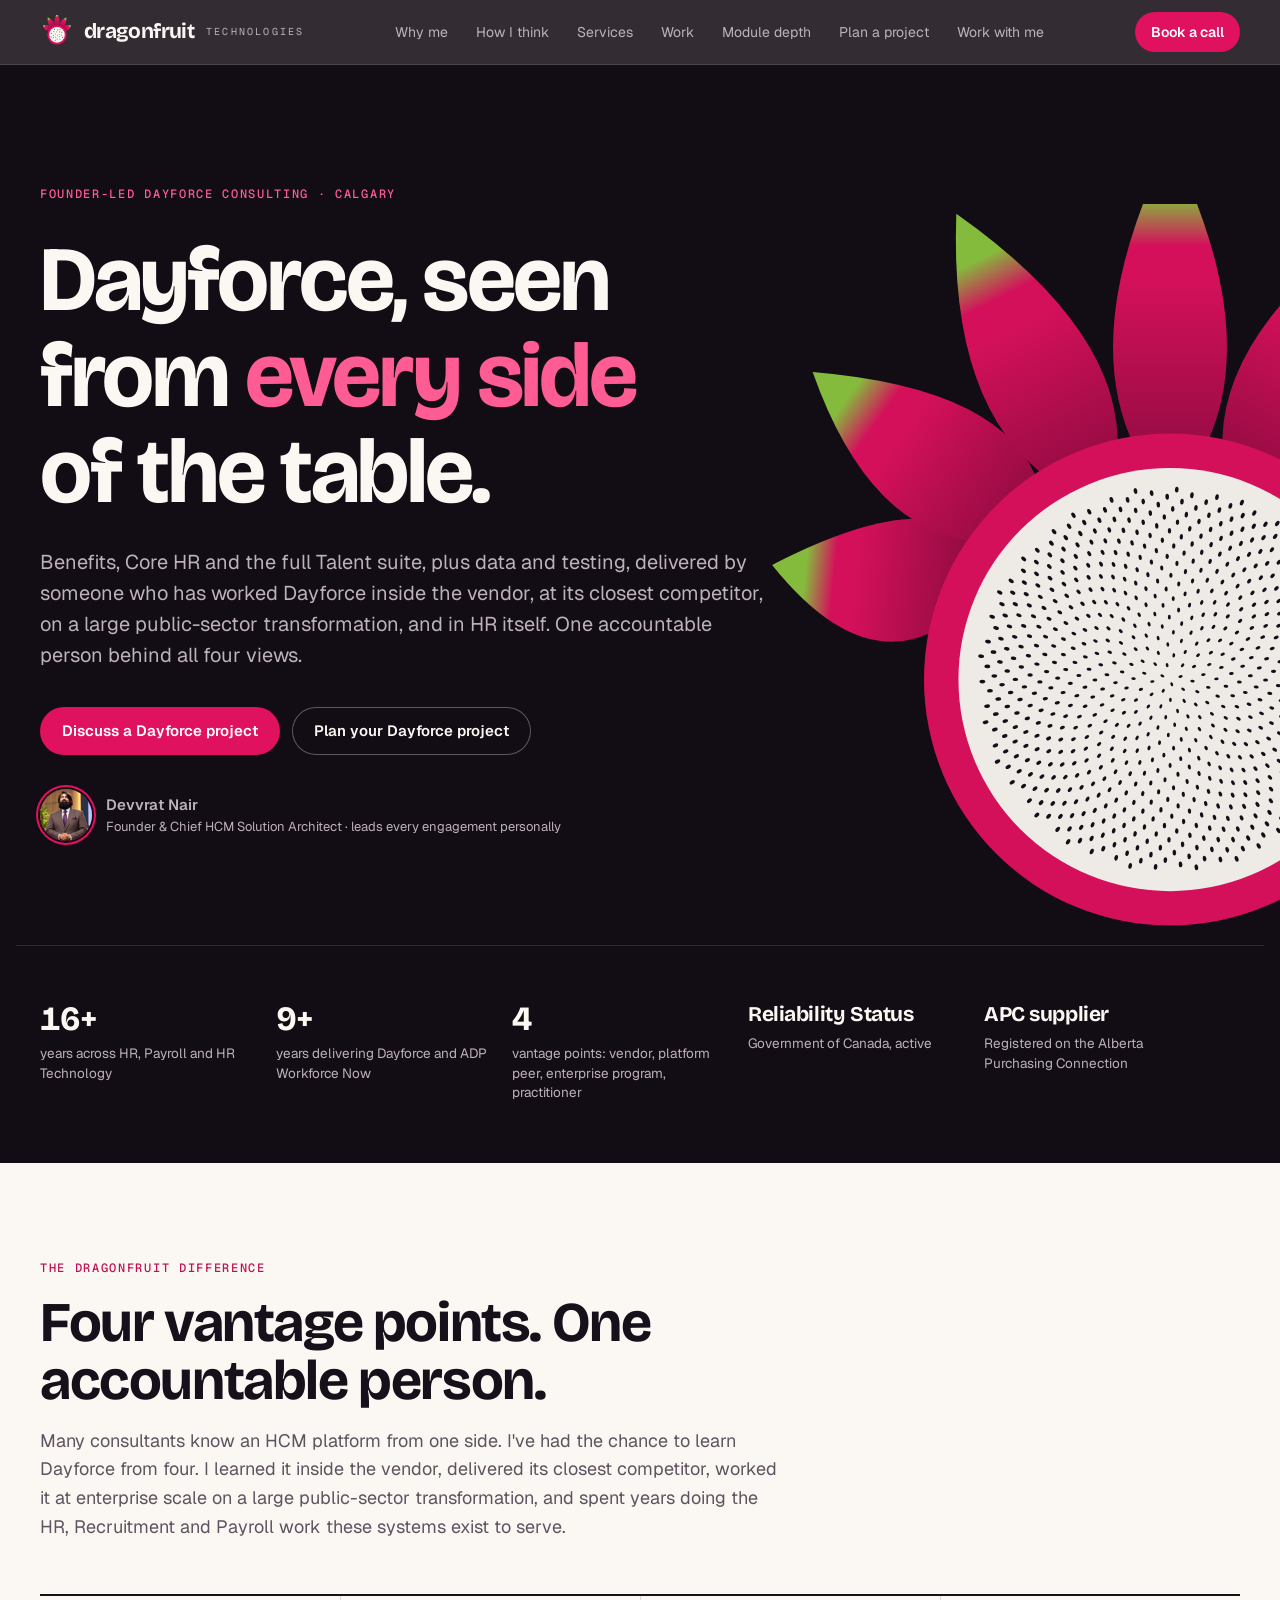
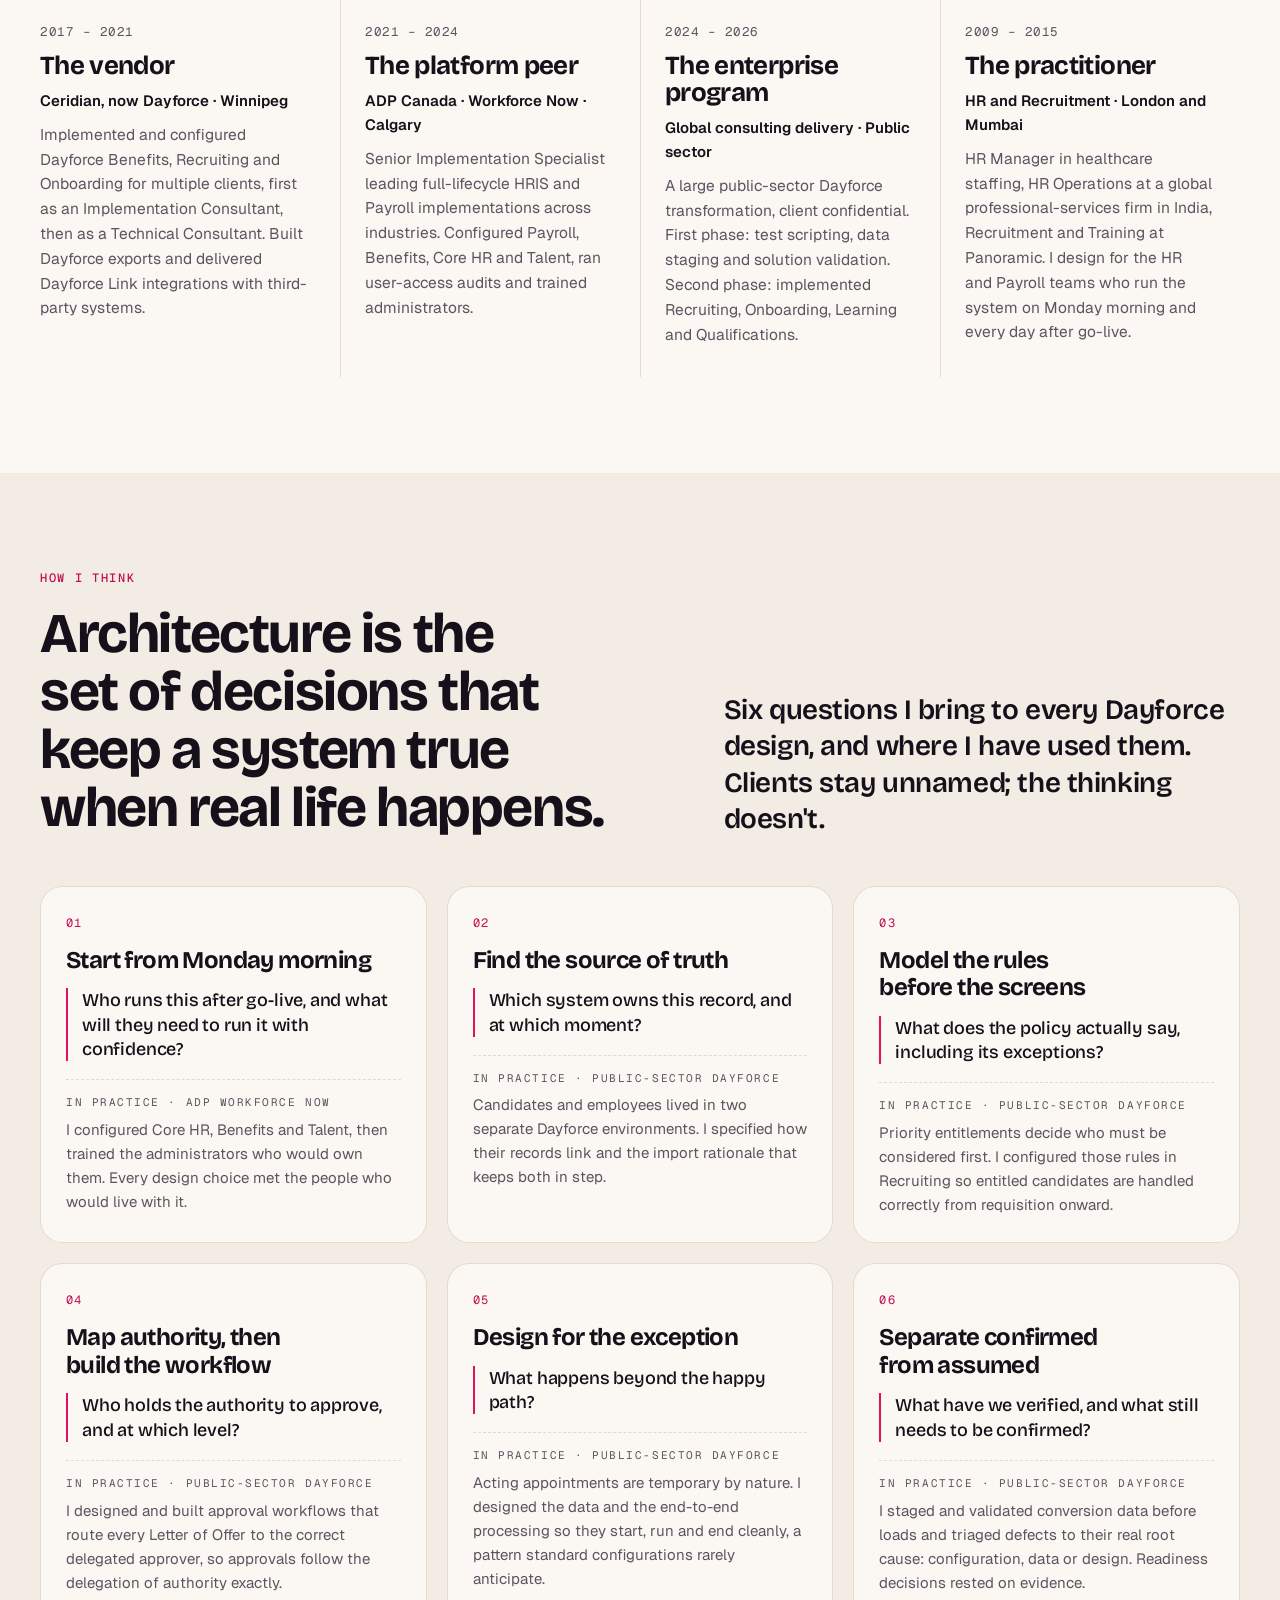
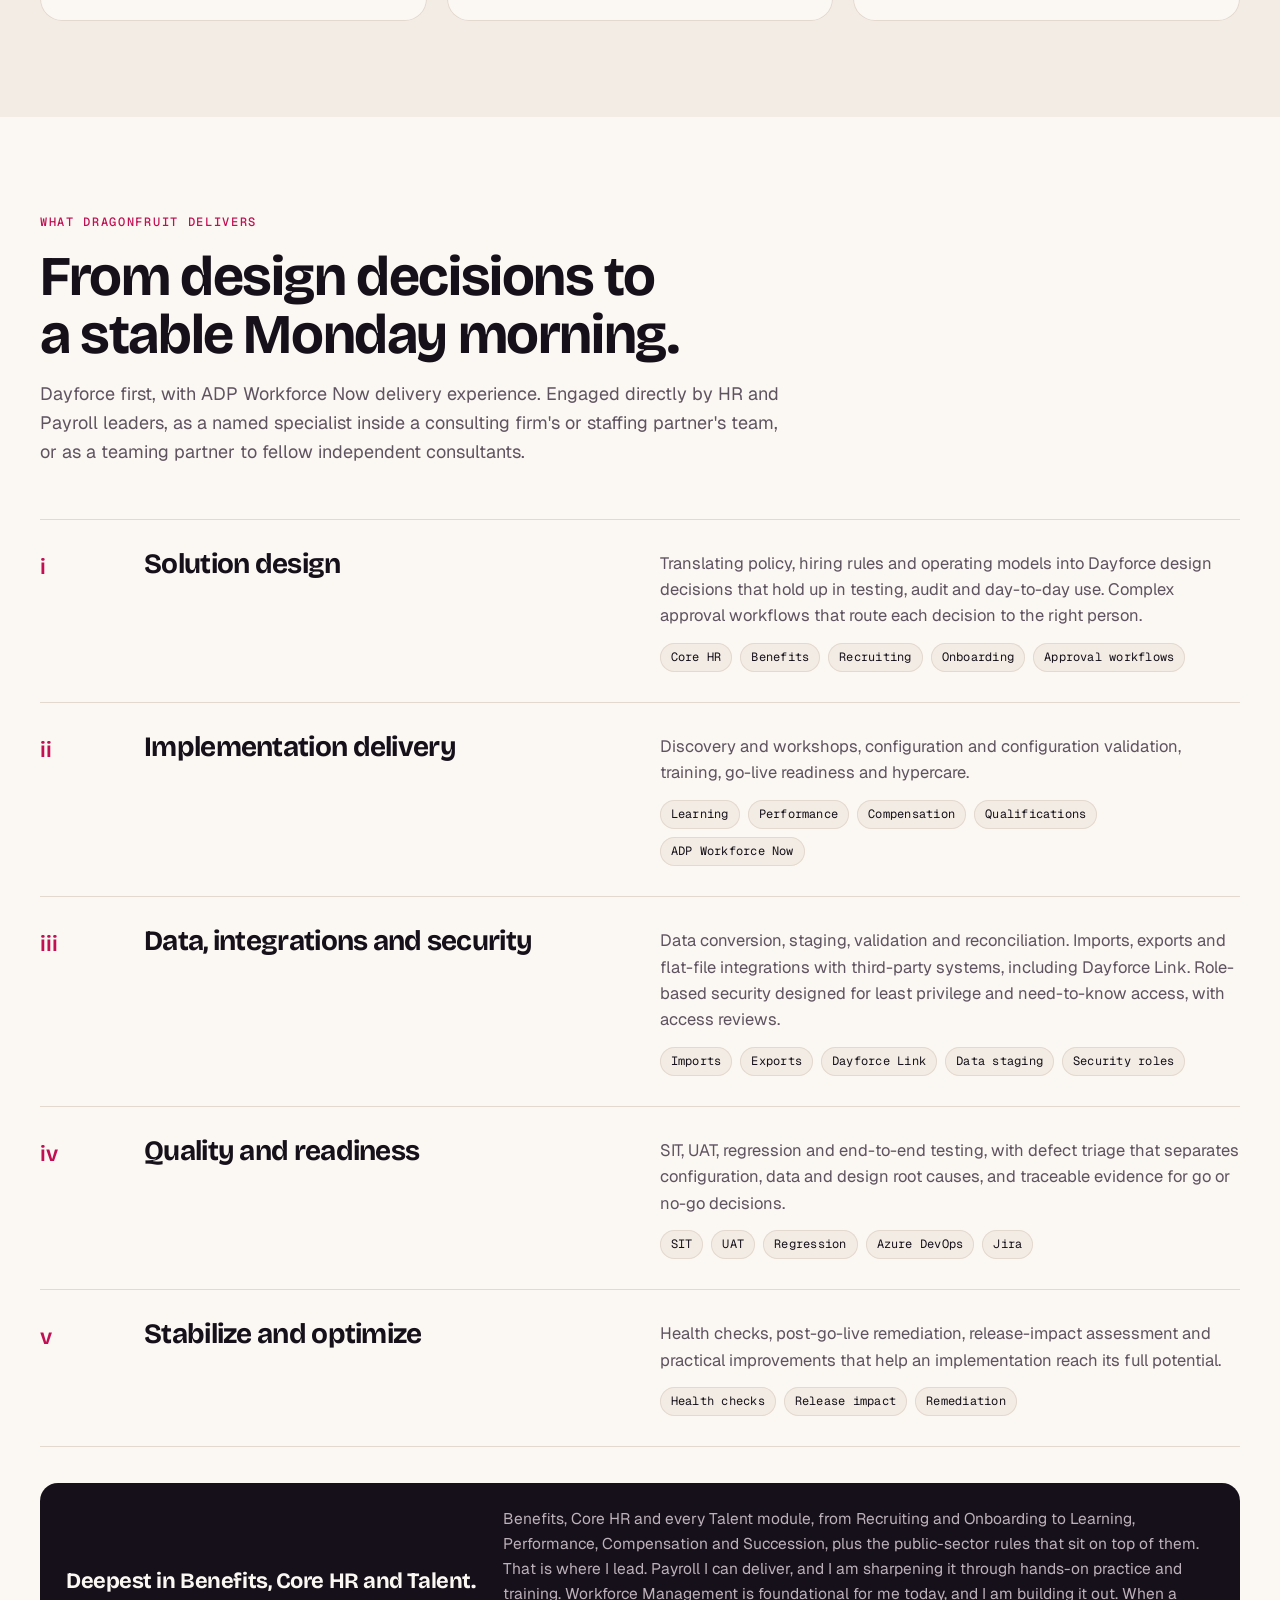
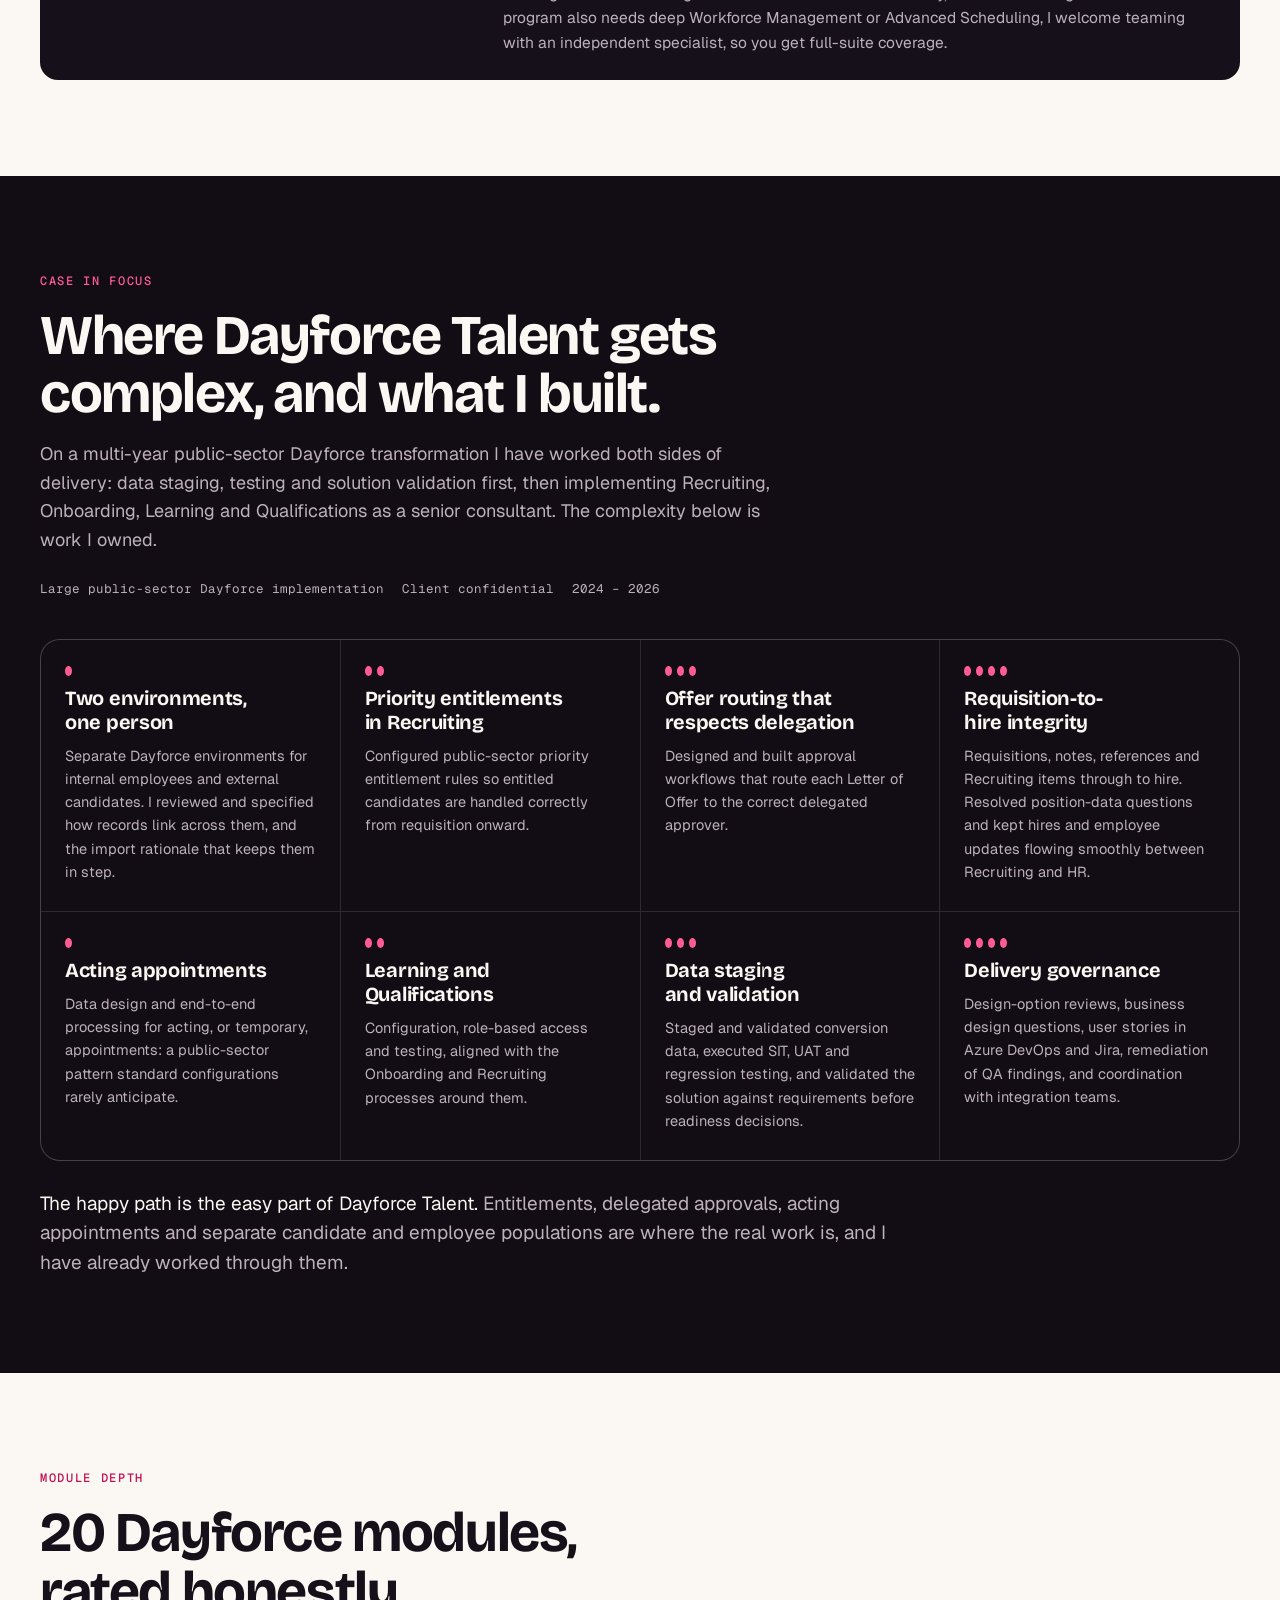
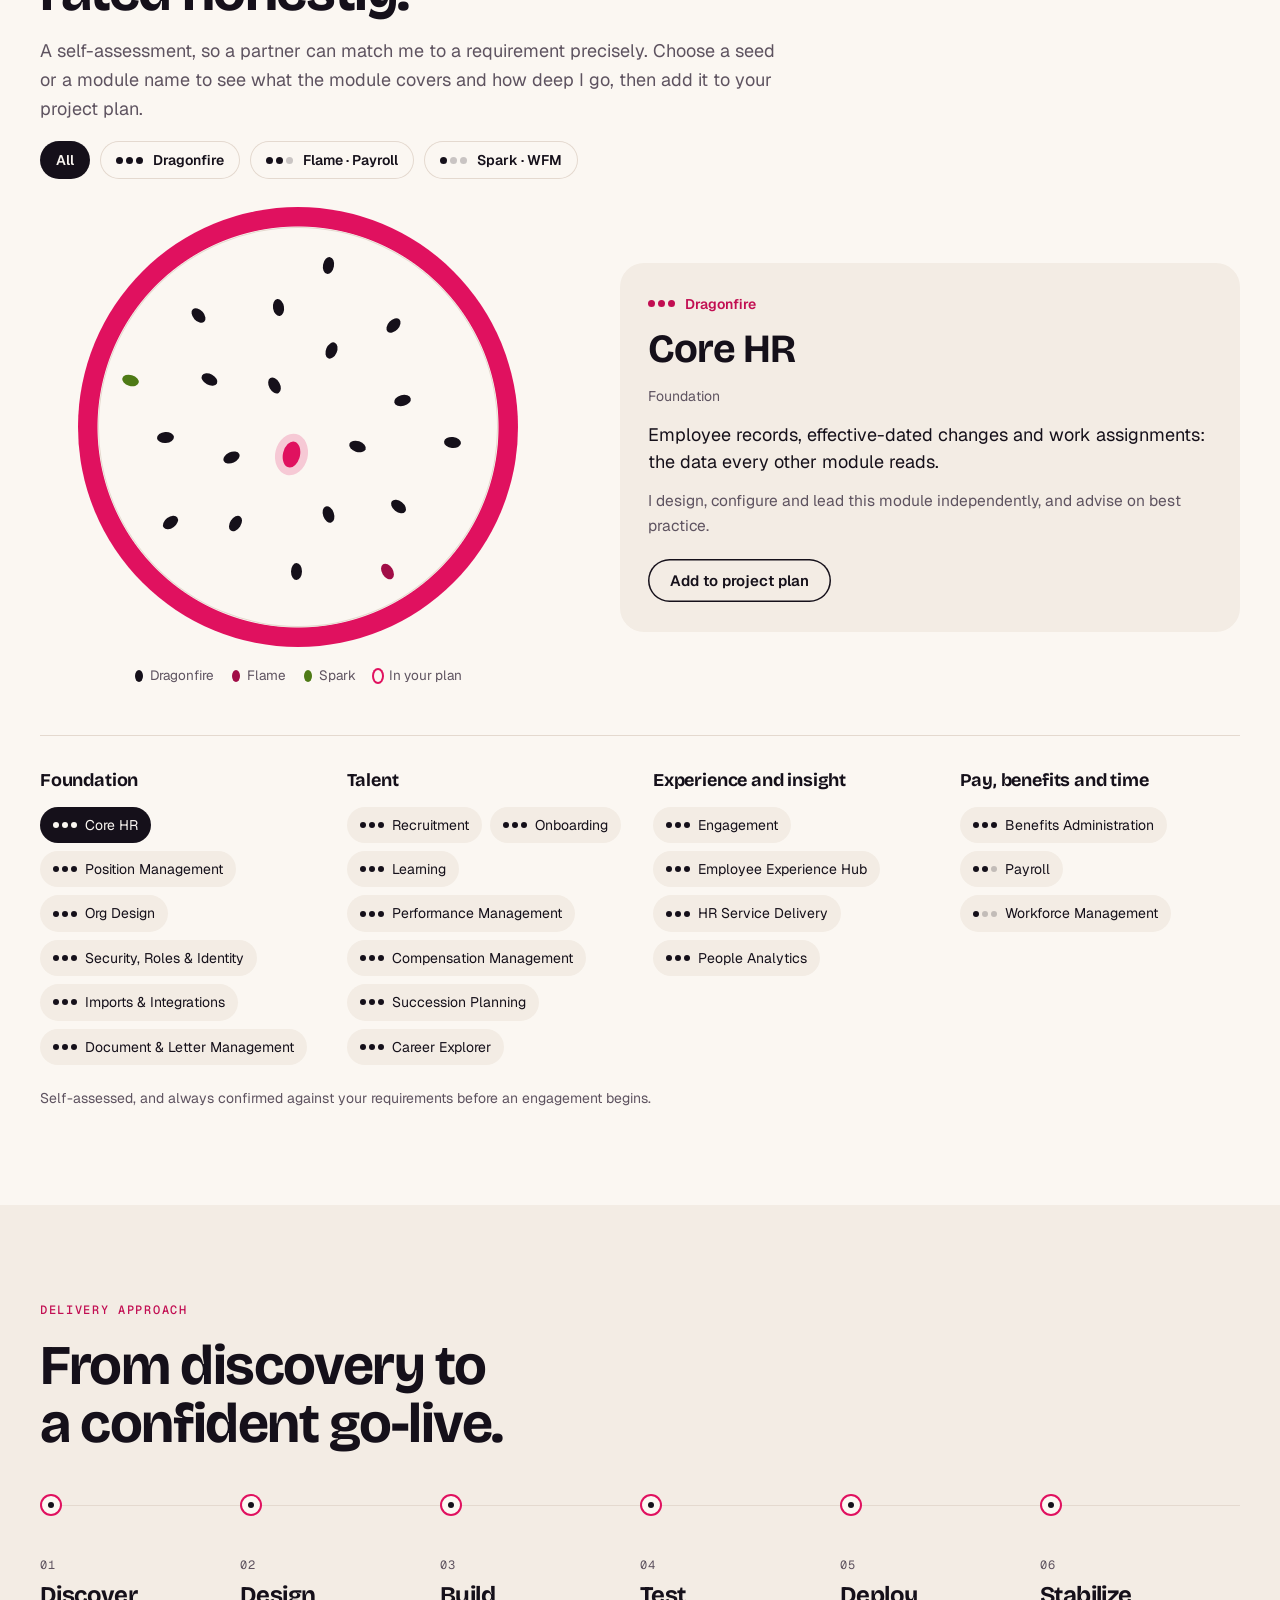
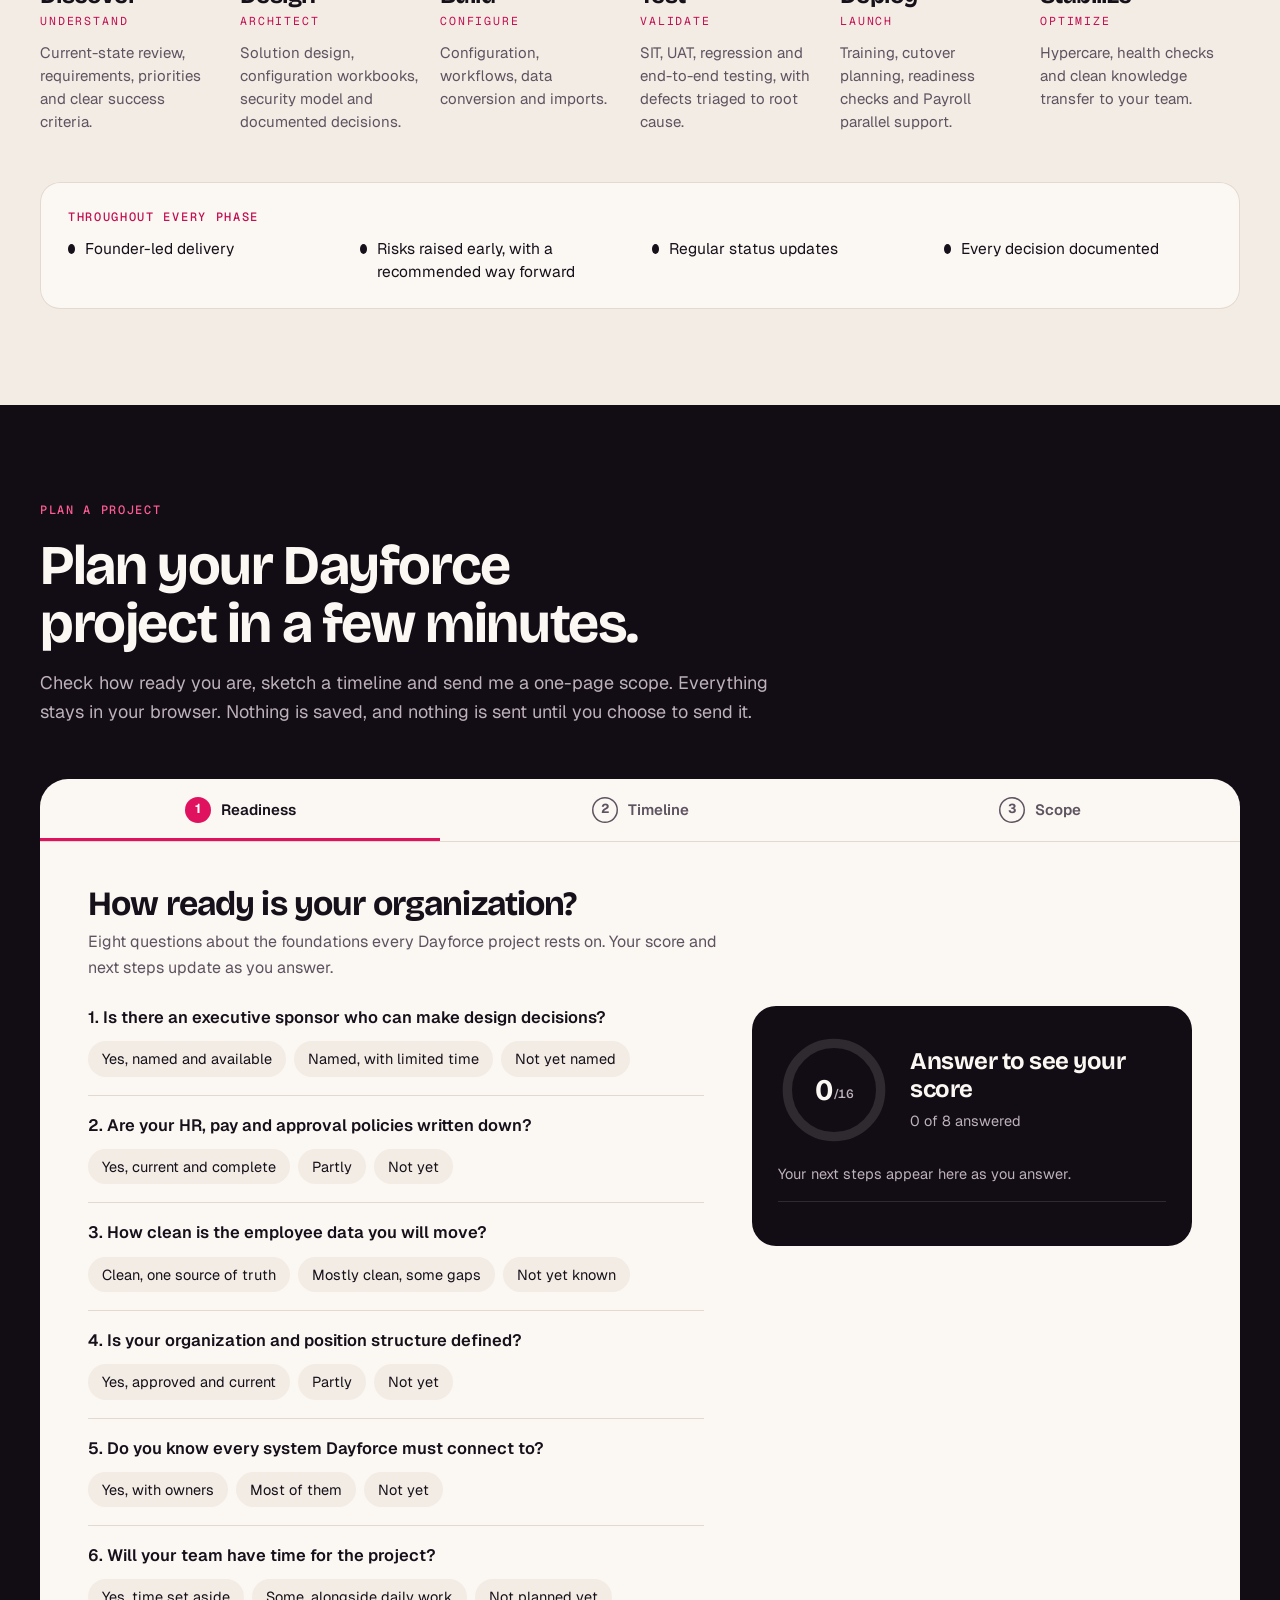
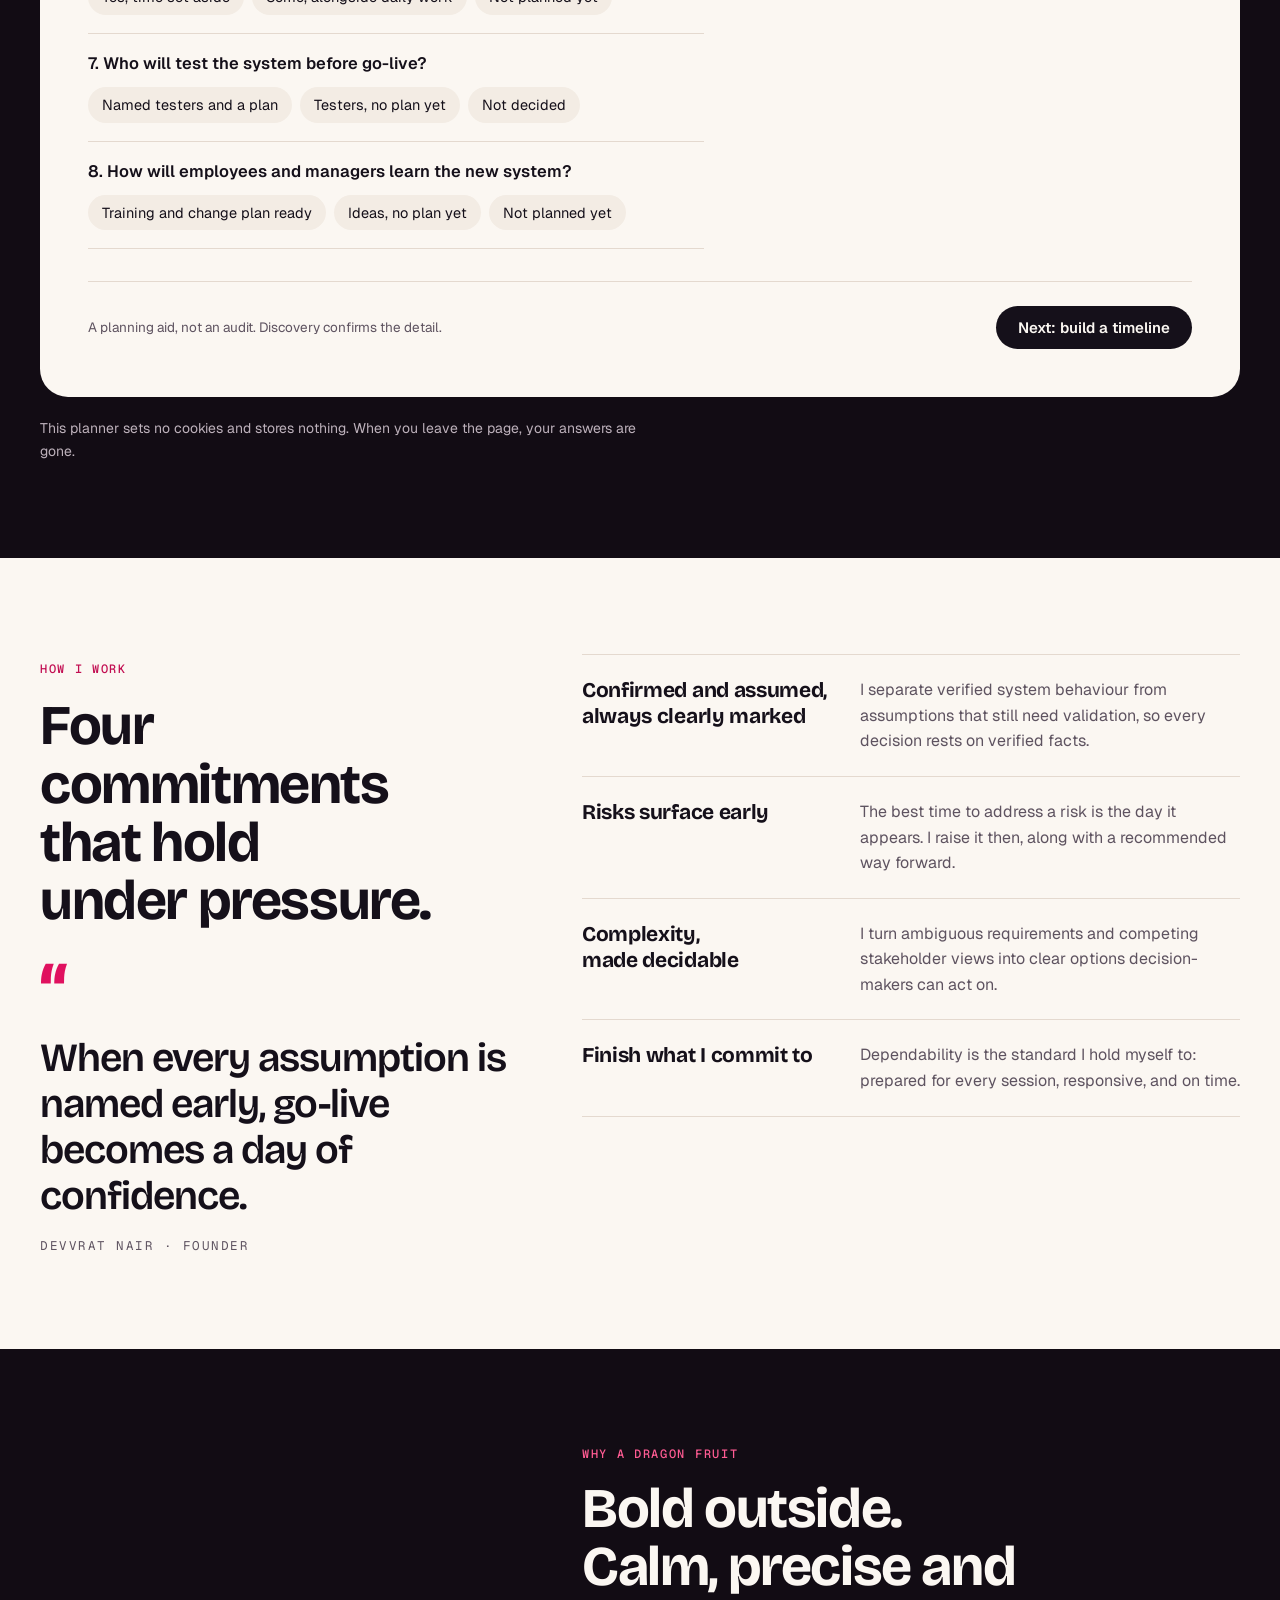
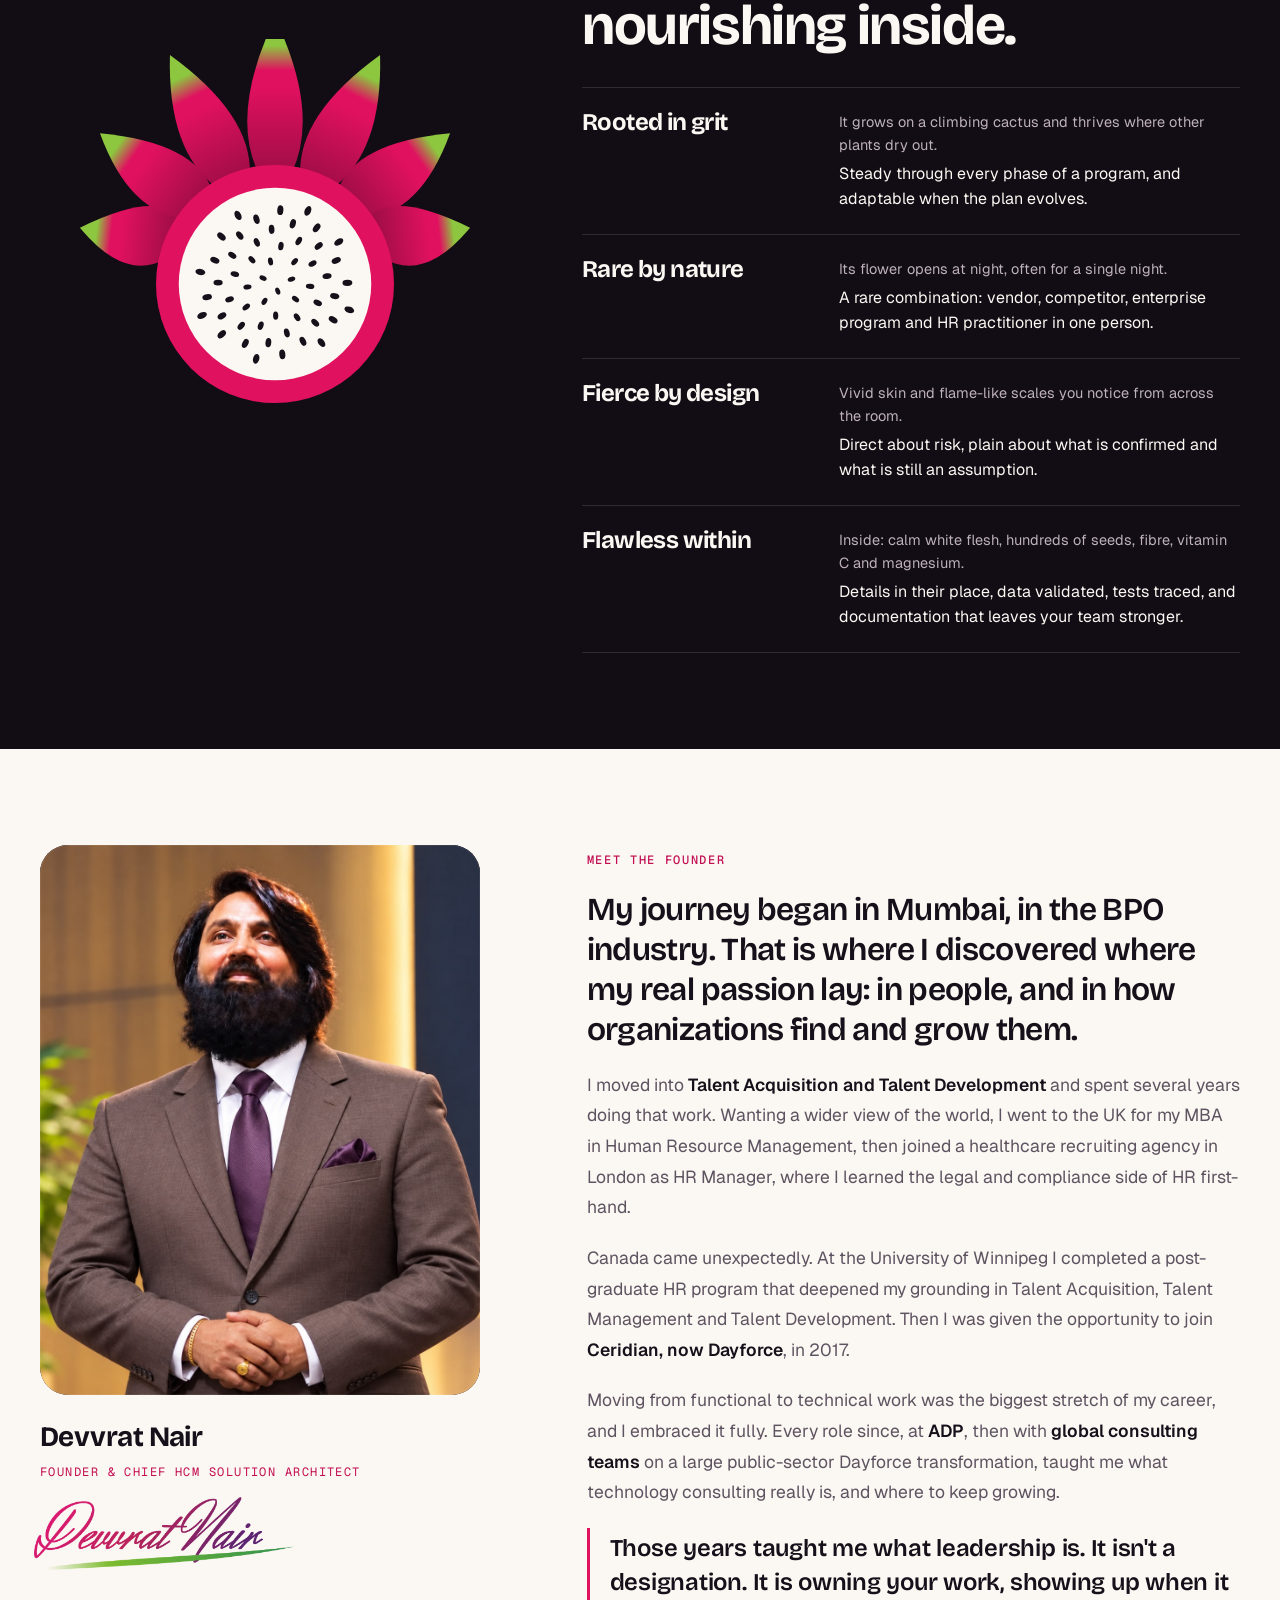
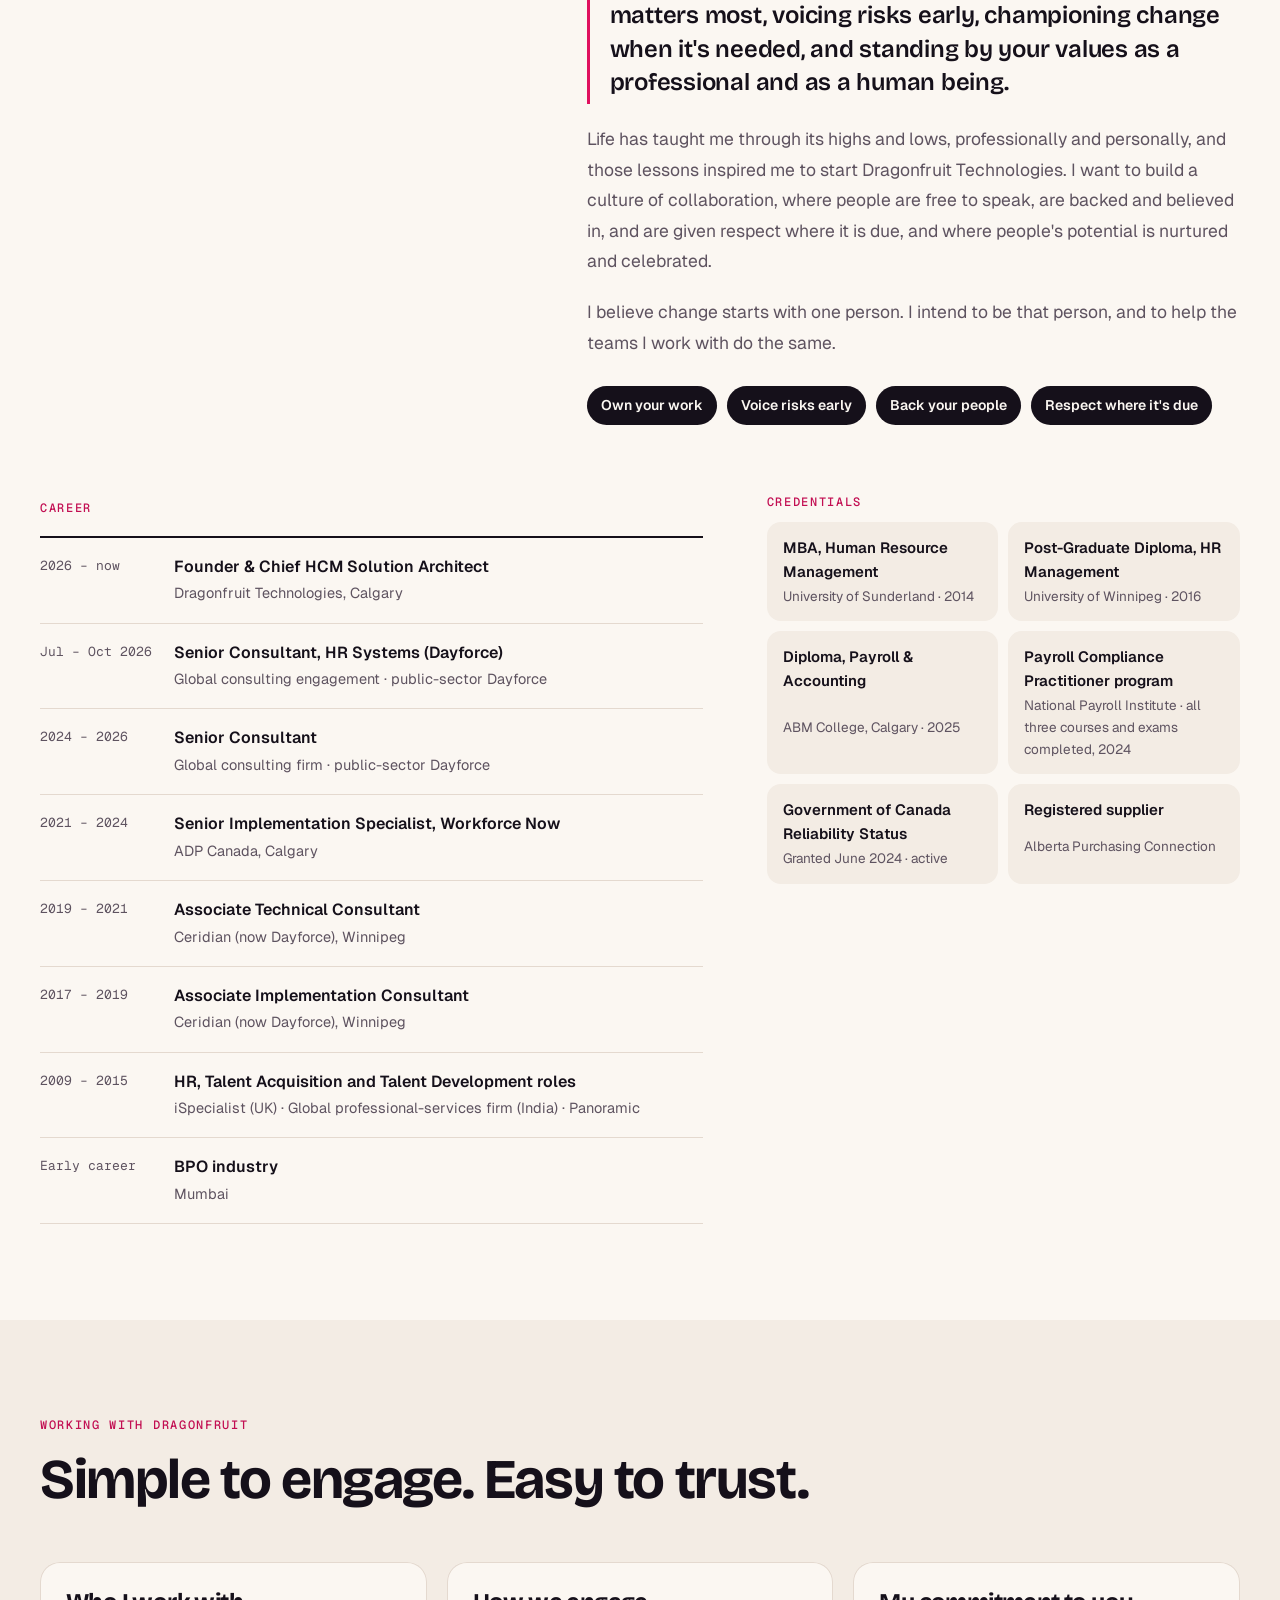
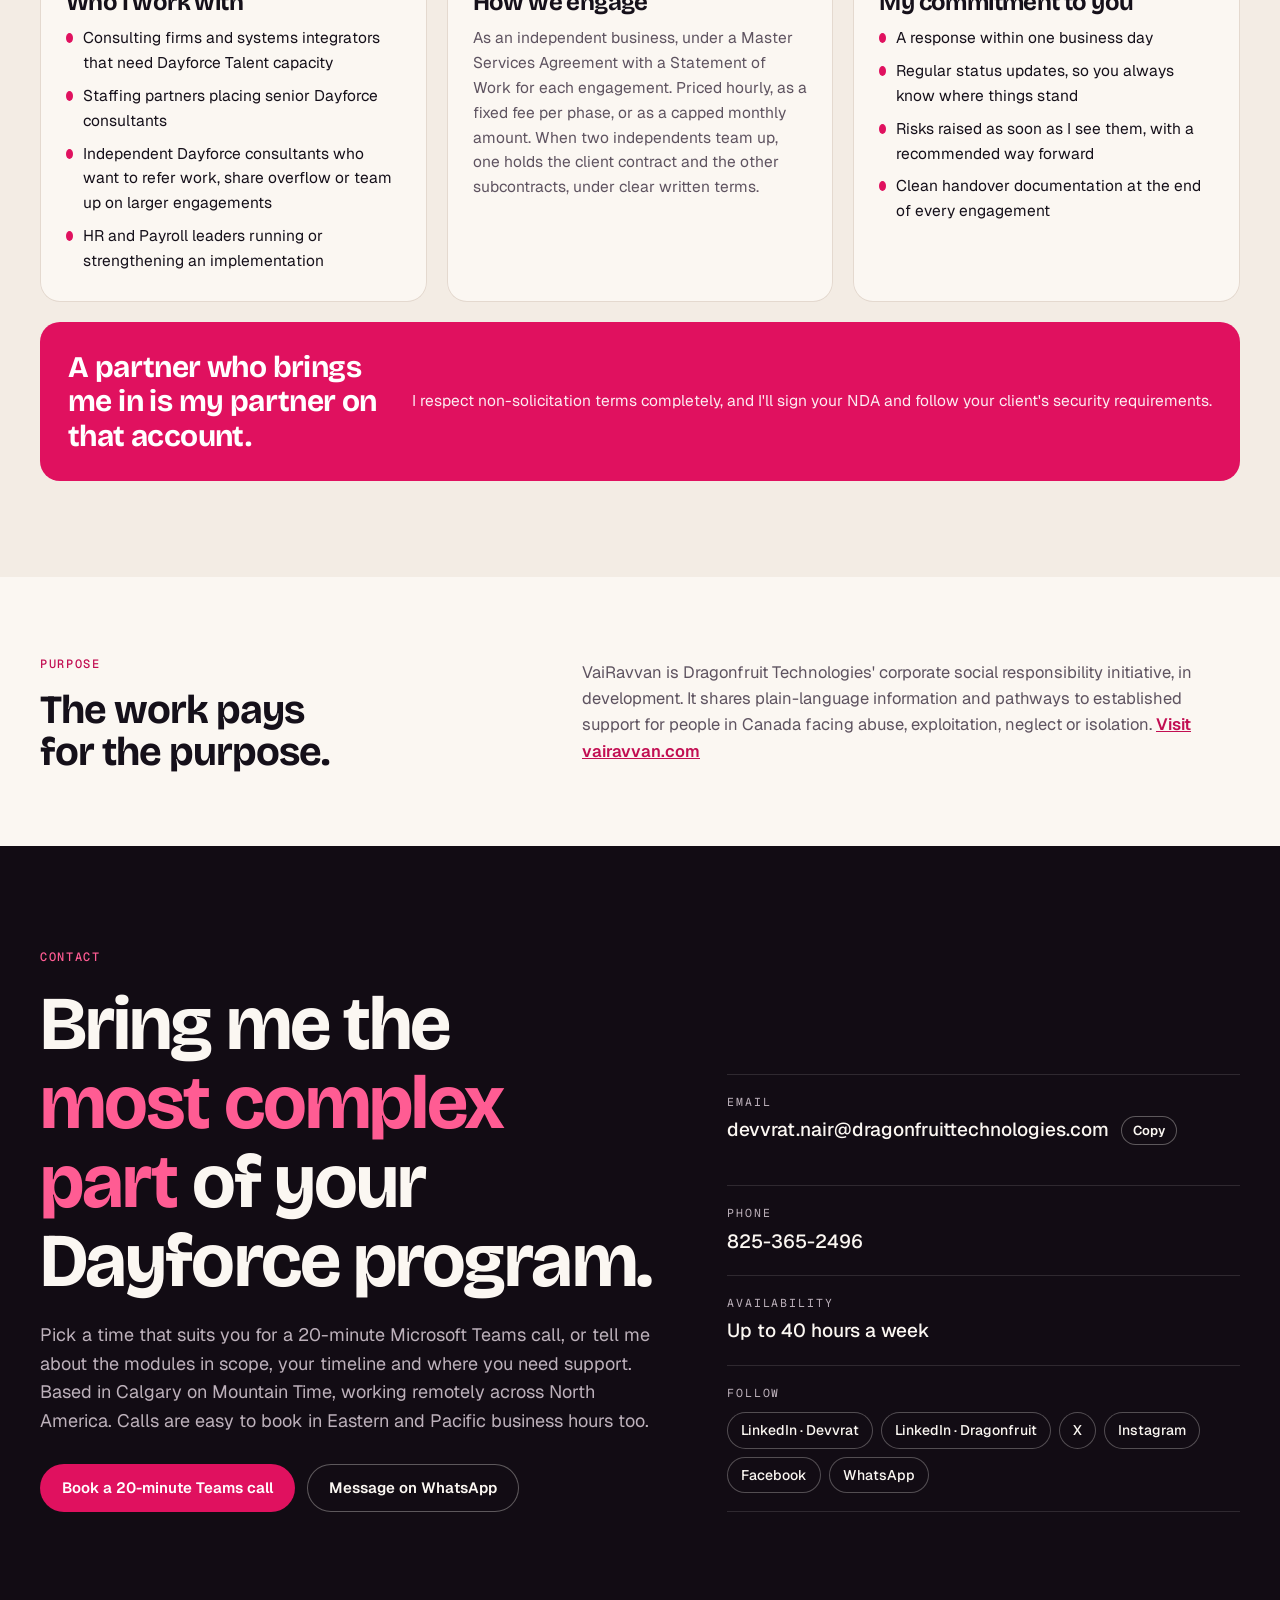
<file: index.html>
<!doctype html>
<html lang="en-CA">
<head>
<meta charset="utf-8">
<meta name="viewport" content="width=device-width, initial-scale=1, viewport-fit=cover">
<title>Dragonfruit Technologies</title>
<meta name="description" content="Founder-led Dayforce consulting from Calgary. Benefits, Core HR and the full Talent suite, plus data and testing, from someone who has worked Dayforce inside the vendor, at its closest competitor, on a large public-sector transformation and in HR itself.">
<link rel="icon" type="image/svg+xml" href="brand/dragonfruit-favicon.svg">
<link rel="apple-touch-icon" href="brand/dragonfruit-icon-512.png">
<link rel="preconnect" href="https://fonts.googleapis.com">
<link rel="preconnect" href="https://fonts.gstatic.com" crossorigin>
<link rel="stylesheet" href="https://fonts.googleapis.com/css2?family=Bricolage+Grotesque:opsz,wght@12..96,400..800&family=Geist:wght@400;500;600&family=Geist+Mono:wght@400;500&display=swap">
<link rel="canonical" href="https://www.dragonfruittechnologies.com/">
<meta name="theme-color" content="#120C14">
<meta property="og:type" content="website">
<meta property="og:site_name" content="Dragonfruit Technologies">
<meta property="og:title" content="Dragonfruit Technologies · Dayforce, seen from every side of the table">
<meta property="og:description" content="Founder-led Dayforce consulting from Calgary: Recruiting, Onboarding, Core HR, data and testing.">
<meta property="og:url" content="https://www.dragonfruittechnologies.com/">
<meta property="og:image" content="https://www.dragonfruittechnologies.com/og-image.png">
<meta property="og:image:width" content="1200"><meta property="og:image:height" content="630">
<meta name="twitter:card" content="summary_large_image">
<meta name="twitter:site" content="@DragonFrTech">
<script type="application/ld+json">{"@context":"https://schema.org","@type":"ProfessionalService","name":"Dragonfruit Technologies","url":"https://www.dragonfruittechnologies.com/","logo":"https://www.dragonfruittechnologies.com/brand/dragonfruit-mark-1024.png","image":"https://www.dragonfruittechnologies.com/og-image.png","description":"Founder-led Dayforce and HCM technology consulting.","knowsAbout":["Dayforce Recruiting","Dayforce Onboarding","Dayforce Benefits","Dayforce Core HR","Dayforce Learning","Dayforce imports, exports and Dayforce Link integrations","HCM testing and data conversion","ADP Workforce Now"],"founder":{"@type":"Person","name":"Devvrat Nair","jobTitle":"Founder & Chief HCM Solution Architect","sameAs":"https://www.linkedin.com/in/devvratnair"},"address":{"@type":"PostalAddress","addressLocality":"Calgary","addressRegion":"AB","addressCountry":"CA"},"areaServed":["CA","US"],"email":"devvrat.nair@dragonfruittechnologies.com","telephone":"+1-825-365-2496","sameAs":["https://www.linkedin.com/company/dragonfruit-technologies/","https://x.com/DragonFrTech","https://www.instagram.com/dragonfruittechnologies/","https://www.facebook.com/share/1FCdNonoUH/"]}</script>
<style>
  /* Layout: the page is a dragon fruit cut open. Night-dark skin at the top and bottom (the flower blooms at night),
     calm white flesh in the middle, black seeds as the small precise details, pitaya magenta as the one bold accent.
     A deliberate single look, not theme-switched: every colour is set explicitly. */
  :root{
    --night:#120C14; --night-2:#1D1421; --night-line:rgba(251,247,242,.12);
    --pitaya:#E0115F; --pitaya-ink:#C20E52; --pitaya-glow:#FF5C93; --pitaya-deep:#A10D47;
    --bract:#8DC63F; --bract-ink:#4E7A16;
    --flesh:#FBF7F2; --flesh-2:#F3ECE4; --flesh-line:#E4D9CF;
    --seed:#15101A; --muted:#5E5360; --muted-night:#BDB1BB;
    --display:"Bricolage Grotesque",ui-sans-serif,system-ui,-apple-system,"Segoe UI",sans-serif;
    --body:"Geist",ui-sans-serif,system-ui,-apple-system,"Segoe UI",Roboto,sans-serif;
    --mono:"Geist Mono",ui-monospace,SFMono-Regular,Menlo,Consolas,monospace;
    --wrap:1200px;
    color-scheme:light;
  }
  *{box-sizing:border-box}
  html{scroll-behavior:smooth}
  @media (prefers-reduced-motion:reduce){html{scroll-behavior:auto}*,*::before,*::after{animation:none!important;transition:none!important}}
  body{margin:0;background:var(--flesh);color:var(--seed);font-family:var(--body);font-size:17px;line-height:1.6;-webkit-font-smoothing:antialiased;text-rendering:optimizeLegibility}
  body::before{content:"";position:fixed;inset:0 0 auto;height:env(safe-area-inset-top,0px);z-index:60;background:var(--night)}
  a{color:inherit}
  img,svg,canvas{max-width:100%}
  h1,h2,h3{font-family:var(--display);font-weight:700;letter-spacing:-.025em;line-height:1.04;text-wrap:balance;margin:0}
  p{margin:0}
  :focus-visible{outline:2px solid var(--pitaya-glow);outline-offset:3px;border-radius:2px}
  .band{padding-left:max(16px,env(safe-area-inset-left,0px));padding-right:max(16px,env(safe-area-inset-right,0px))}
  .wrap{max-width:var(--wrap);margin:0 auto}
  .night{background:var(--night);color:var(--flesh)}
  .flesh-2{background:var(--flesh-2)}
  .label{font-family:var(--mono);font-size:12px;letter-spacing:.14em;text-transform:uppercase;font-weight:500}
  .night .label{color:var(--pitaya-glow)}
  .flesh .label,.flesh-2 .label{color:var(--pitaya-ink)}
  section[id]{scroll-margin-top:72px}

  /* Header */
  .top{position:sticky;top:env(safe-area-inset-top,0px);z-index:50;background:rgba(18,12,20,.86);backdrop-filter:saturate(140%) blur(14px);-webkit-backdrop-filter:saturate(140%) blur(14px);border-bottom:1px solid var(--night-line);color:var(--flesh)}
  .top .wrap{display:flex;align-items:center;justify-content:space-between;gap:16px;height:64px}
  .brand{display:flex;align-items:center;gap:10px;text-decoration:none;flex:none}
  .brand svg{width:34px;height:34px}
  .brand b{font-family:var(--display);font-size:21px;font-weight:700;letter-spacing:-.03em}
  .brand span{font-family:var(--mono);font-size:10px;letter-spacing:.22em;color:var(--muted-night);margin-left:2px;display:none}
  @media (min-width:520px){.brand span{display:inline}}
  .nav{display:none;gap:28px;font-size:14px}
  .nav a{text-decoration:none;color:var(--muted-night);transition:color .15s}
  .nav a:hover{color:var(--flesh)}
  @media (min-width:960px){.nav{display:flex}}
  .cta{display:inline-flex;align-items:center;gap:8px;font-family:var(--body);font-weight:600;font-size:15px;text-decoration:none;border-radius:999px;padding:12px 22px;transition:background-color .2s,color .2s,transform .2s;border:0;cursor:pointer}
  .cta-pitaya{background:var(--pitaya);color:#fff}
  .cta-pitaya:hover{background:var(--pitaya-deep)}
  .cta-ghost{color:var(--flesh);box-shadow:inset 0 0 0 1px rgba(251,247,242,.32)}
  .cta-ghost:hover{box-shadow:inset 0 0 0 1px var(--flesh)}
  .cta-ink{background:var(--seed);color:var(--flesh)}
  .cta-ink:hover{background:var(--pitaya-ink)}
  .cta-sm{padding:9px 16px;font-size:14px}
  .head-actions{display:flex;align-items:center;gap:10px}
  .menu{position:relative}
  @media (min-width:960px){.menu{display:none}}
  .menu summary{list-style:none;cursor:pointer;font-size:14px;font-weight:600;padding:8px 14px;border-radius:999px;box-shadow:inset 0 0 0 1px rgba(251,247,242,.32)}
  .menu summary::-webkit-details-marker{display:none}
  .menu nav{position:absolute;right:0;top:calc(100% + 10px);display:grid;min-width:220px;background:var(--night-2);border:1px solid var(--night-line);border-radius:14px;padding:8px}
  .menu nav a{padding:10px 12px;text-decoration:none;border-radius:8px}
  .menu nav a:hover{background:rgba(251,247,242,.06)}
  .hide-sm{display:none}
  @media (min-width:640px){.hide-sm{display:inline-flex}}

  /* Hero */
  .hero{position:relative;overflow:hidden}
  .hero>.wrap{position:relative;z-index:2;display:grid;gap:28px;padding-block:72px 64px}
  @media (min-width:960px){.hero>.wrap{padding-block:120px 104px;min-height:600px;align-content:center}}
  .hero canvas{position:absolute;z-index:1;pointer-events:none;width:min(820px,130vw);height:min(820px,130vw);right:max(-300px,-38vw);top:50%;transform:translateY(-50%);opacity:.95}
  @media (max-width:959px){.hero canvas{opacity:.28;right:-45vw;top:30%}}
  .hero h1{font-size:clamp(44px,7.4vw,92px);max-width:11.5ch;font-variation-settings:"opsz" 96}
  .hero h1 em{font-style:normal;color:var(--pitaya-glow)}
  .hero .lead{font-size:clamp(17px,1.6vw,20px);line-height:1.55;color:var(--muted-night);max-width:56ch}
  .hero .ctas{display:flex;flex-wrap:wrap;gap:12px;padding-top:8px}
  .proof{border-top:1px solid var(--night-line);position:relative;z-index:2}
  .proof .wrap{display:grid;grid-template-columns:repeat(2,minmax(0,1fr));gap:0}
  @media (min-width:900px){.proof .wrap{grid-template-columns:repeat(5,minmax(0,1fr))}}
  .proof div{padding:22px 16px 22px 0;border-bottom:1px solid var(--night-line)}
  @media (min-width:900px){.proof div{border-bottom:0;padding:28px 20px 30px 0}}
  .proof b{display:block;font-family:var(--display);font-size:34px;line-height:1;font-weight:700;letter-spacing:-.03em;font-variant-numeric:tabular-nums}
  .proof b.word{font-size:21px;line-height:1.15;letter-spacing:-.02em}
  .proof span{display:block;margin-top:8px;font-size:13.5px;line-height:1.45;color:var(--muted-night)}

  /* Sections */
  .sec{padding-block:96px}
  @media (max-width:640px){.sec{padding-block:72px}}
  .sec-head{display:grid;gap:16px;max-width:780px;margin-bottom:52px}
  .sec-head h2{font-size:clamp(34px,4.6vw,56px)}
  .sec-head p{font-size:18px;color:var(--muted);max-width:62ch}
  .night .sec-head p{color:var(--muted-night)}

  /* Vantage points */
  .vantage{display:grid;grid-template-columns:1fr;border-top:2px solid var(--seed)}
  @media (min-width:720px){.vantage{grid-template-columns:repeat(2,minmax(0,1fr))}}
  @media (min-width:1080px){.vantage{grid-template-columns:repeat(4,minmax(0,1fr))}}
  .vp{padding:26px 24px 30px 0;display:grid;gap:10px;align-content:start;border-bottom:1px solid var(--flesh-line);min-width:0}
  @media (min-width:1080px){.vp{border-bottom:0;padding-right:28px}.vp+.vp{border-left:1px solid var(--flesh-line);padding-left:24px}}
  .vp .when{font-family:var(--mono);font-size:12.5px;color:var(--muted);letter-spacing:.04em}
  .vp h3{font-size:26px}
  .vp .where{font-weight:600;font-size:15px}
  .vp p{font-size:15.5px;color:var(--muted);line-height:1.6}

  /* Services */
  .svc-list{display:grid;gap:0;border-top:1px solid var(--flesh-line)}
  .svc{display:grid;gap:12px;padding:30px 0;border-bottom:1px solid var(--flesh-line)}
  @media (min-width:900px){.svc{grid-template-columns:72px minmax(0,5fr) minmax(0,6fr);gap:32px;align-items:start}}
  .svc .roman{font-family:var(--display);font-size:22px;color:var(--pitaya-ink);font-weight:600}
  .svc h3{font-size:28px}
  .svc p{color:var(--muted);font-size:16.5px}
  .chips{display:flex;flex-wrap:wrap;gap:8px;margin-top:14px}
  .chip{font-family:var(--mono);font-size:12px;letter-spacing:.02em;padding:5px 11px;border-radius:999px;background:var(--flesh);box-shadow:inset 0 0 0 1px var(--flesh-line);color:var(--seed)}
  .flesh .chip{background:var(--flesh-2)}
  .focus-note{margin-top:36px;display:grid;gap:8px;padding:24px 26px;background:var(--seed);color:var(--flesh);border-radius:18px}
  @media (min-width:900px){.focus-note{grid-template-columns:auto 1fr;gap:28px;align-items:center}}
  .focus-note b{font-family:var(--display);font-size:22px;letter-spacing:-.02em}
  .focus-note p{color:var(--muted-night);font-size:15.5px}

  /* Case */
  .case-grid{display:grid;grid-template-columns:1fr;gap:1px;background:var(--night-line);border:1px solid var(--night-line);border-radius:20px;overflow:hidden}
  @media (min-width:720px){.case-grid{grid-template-columns:repeat(2,minmax(0,1fr))}}
  @media (min-width:1080px){.case-grid{grid-template-columns:repeat(4,minmax(0,1fr))}}
  .cg{background:var(--night);padding:26px 24px 28px;display:grid;gap:10px;align-content:start;min-width:0}
  .cg .seeds{display:flex;gap:5px}
  .cg .seeds i{width:7px;height:10px;border-radius:50%;background:var(--pitaya-glow);display:block}
  .cg h3{font-size:20px;line-height:1.2;letter-spacing:-.015em}
  .cg p{font-size:14.5px;color:var(--muted-night);line-height:1.6}
  .why{margin-top:28px;display:grid;gap:10px;max-width:880px}
  .why p{font-size:19px;line-height:1.55;color:var(--flesh)}
  .why p span{color:var(--muted-night)}
  .case-meta{display:flex;flex-wrap:wrap;gap:8px 18px;margin-top:-28px;margin-bottom:40px;font-family:var(--mono);font-size:12.5px;color:var(--muted-night)}

  /* Module depth */
  .depth-top{display:flex;flex-wrap:wrap;gap:18px 32px;align-items:end;justify-content:space-between;margin-bottom:28px}
  .legend{display:flex;flex-wrap:wrap;gap:10px}
  .tier-btn{font-family:var(--body);font-size:14px;font-weight:600;display:inline-flex;align-items:center;gap:10px;padding:10px 16px;border-radius:999px;border:0;background:var(--flesh);color:var(--seed);box-shadow:inset 0 0 0 1px var(--flesh-line);cursor:pointer;transition:background-color .15s,color .15s}
  .tier-btn[aria-pressed="true"]{background:var(--seed);color:var(--flesh);box-shadow:none}
  .dots{display:inline-flex;gap:3px}
  .dots i{width:7px;height:7px;border-radius:50%;background:currentColor;opacity:1;display:block}
  .dots i.o{opacity:.22}
  .tiers{display:grid;gap:28px}
  @media (min-width:760px){.tiers{grid-template-columns:repeat(2,minmax(0,1fr));gap:24px}.t-fire{grid-column:1 / -1}}
  .tier{display:grid;gap:14px;align-content:start;padding:24px;border-radius:20px;background:var(--flesh);box-shadow:inset 0 0 0 1px var(--flesh-line);transition:opacity .2s}
  .tier.dim{opacity:.32}
  .tier header{display:grid;gap:6px}
  .tier h3{font-size:24px;display:flex;align-items:center;gap:12px}
  .tier h3 .dots i{width:9px;height:9px}
  .tier header p{font-size:14.5px;color:var(--muted)}
  .tier ul{list-style:none;margin:0;padding:0;display:flex;flex-wrap:wrap;gap:8px}
  .tier li{font-size:14px;padding:6px 12px;border-radius:999px;background:var(--flesh-2)}
  .t-fire h3{color:var(--pitaya-ink)}
  .t-fire li{background:#FBE3EC}
  .depth-note{margin-top:22px;font-size:14px;color:var(--muted)}

  /* Approach */
  .phases{list-style:none;margin:0;padding:0;display:grid;gap:0;counter-reset:ph}
  @media (min-width:900px){.phases{grid-template-columns:repeat(6,minmax(0,1fr))}}
  .ph{position:relative;padding:22px 0 26px 44px;border-left:1px solid var(--flesh-line);margin-left:11px;min-width:0}
  .ph::before{content:"";position:absolute;left:-12px;top:24px;width:22px;height:22px;border-radius:50%;background:var(--flesh);box-shadow:inset 0 0 0 2px var(--pitaya)}
  .ph::after{content:"";position:absolute;left:-4px;top:32px;width:6px;height:6px;border-radius:50%;background:var(--seed)}
  @media (min-width:900px){
    .ph{border-left:0;border-top:1px solid var(--flesh-line);margin:0;padding:44px 22px 0 0}
    .ph::before{left:0;top:-12px}.ph::after{left:8px;top:-4px}
  }
  .ph .n{font-family:var(--mono);font-size:12px;color:var(--muted);letter-spacing:.08em}
  .ph h3{font-size:24px;margin-top:6px}
  .ph .verb{font-family:var(--mono);font-size:11.5px;letter-spacing:.16em;text-transform:uppercase;color:var(--pitaya-ink);margin-top:4px;display:block}
  .ph p{font-size:15px;color:var(--muted);margin-top:10px;line-height:1.55}
  .throughout{margin-top:48px;display:grid;gap:10px;padding:26px 28px;border-radius:20px;background:var(--flesh);box-shadow:inset 0 0 0 1px var(--flesh-line)}
  .throughout ul{list-style:none;margin:0;padding:0;display:grid;gap:10px}
  @media (min-width:900px){.throughout ul{grid-template-columns:repeat(4,minmax(0,1fr));gap:24px}}
  .throughout li{font-size:15.5px;line-height:1.5;display:flex;gap:10px}
  .throughout li::before{content:"";flex:none;width:7px;height:10px;margin-top:7px;border-radius:50%;background:var(--seed)}

  /* Commitments + quote */
  .commit{display:grid;gap:44px}
  @media (min-width:960px){.commit{grid-template-columns:minmax(0,5fr) minmax(0,7fr);gap:72px;align-items:start}}
  blockquote{margin:0;font-family:var(--display);font-weight:600;font-size:clamp(28px,3.4vw,40px);line-height:1.15;letter-spacing:-.025em}
  blockquote::before{content:"\201C";display:block;font-size:84px;line-height:.6;color:var(--pitaya);margin-bottom:14px}
  blockquote footer{margin-top:20px;font-family:var(--mono);font-size:12.5px;letter-spacing:.12em;text-transform:uppercase;color:var(--muted);font-weight:400}
  .commit-list{display:grid;gap:0;border-top:1px solid var(--flesh-line)}
  .commit-list div{padding:22px 0;border-bottom:1px solid var(--flesh-line);display:grid;gap:6px}
  @media (min-width:700px){.commit-list div{grid-template-columns:minmax(0,2fr) minmax(0,3fr);gap:24px}}
  .commit-list h3{font-size:21px;line-height:1.25;letter-spacing:-.015em}
  .commit-list p{color:var(--muted);font-size:16px}

  /* The fruit */
  .fruit{position:relative;overflow:hidden}
  .fruit-grid{display:grid;gap:48px;align-items:center}
  @media (min-width:960px){.fruit-grid{grid-template-columns:minmax(0,5fr) minmax(0,7fr);gap:72px}}
  .fruit-art{display:grid;place-items:center}
  .fruit-art svg{width:min(420px,80vw);height:auto}
  .traits{display:grid;gap:0;border-top:1px solid var(--night-line)}
  .trait{display:grid;gap:8px;padding:22px 0;border-bottom:1px solid var(--night-line)}
  @media (min-width:700px){.trait{grid-template-columns:minmax(0,4fr) minmax(0,7fr);gap:28px}}
  .trait h3{font-size:24px;color:var(--flesh)}
  .trait .fact{font-size:14.5px;color:var(--muted-night);display:block;margin-bottom:6px}
  .trait p{font-size:16px;color:var(--flesh);line-height:1.55}


  /* Founder chip in hero */
  .byline{display:flex;align-items:center;gap:14px;margin-top:6px}
  .avatar{position:relative;width:52px;height:52px;border-radius:50%;flex:none;background:var(--pitaya);box-shadow:0 0 0 2px var(--night),0 0 0 4px var(--pitaya);overflow:hidden;display:grid;place-items:center;font-family:var(--display);font-weight:700;color:#fff;font-size:18px}
  .avatar img{position:absolute;inset:0;width:100%;height:100%;object-fit:cover;object-position:50% 18%}
  .byline b{display:block;font-size:15px;font-weight:600}
  .byline span{font-size:13px;color:var(--muted-night)}

  /* How I think */
  .think{display:grid;grid-template-columns:1fr;gap:20px;counter-reset:q}
  @media (min-width:760px){.think{grid-template-columns:repeat(2,minmax(0,1fr))}}
  @media (min-width:1100px){.think{grid-template-columns:repeat(3,minmax(0,1fr))}}
  .tq{position:relative;display:grid;gap:14px;align-content:start;padding:28px 26px 26px;border-radius:22px;background:var(--flesh);box-shadow:inset 0 0 0 1px var(--flesh-line);min-width:0;transition:box-shadow .2s,transform .2s}
  .tq:hover{box-shadow:inset 0 0 0 1px var(--pitaya);transform:translateY(-2px)}
  .tq .num{font-family:var(--mono);font-size:12px;letter-spacing:.12em;color:var(--pitaya-ink)}
  .tq h3{font-size:24px;line-height:1.15}
  .tq .ask{font-family:var(--display);font-weight:500;font-size:18px;line-height:1.35;letter-spacing:-.01em;color:var(--seed);padding-left:14px;border-left:2px solid var(--pitaya)}
  .tq .ex{display:grid;gap:6px;margin-top:4px;padding-top:14px;border-top:1px dashed var(--flesh-line)}
  .tq .ex span{font-family:var(--mono);font-size:11px;letter-spacing:.14em;text-transform:uppercase;color:var(--muted)}
  .tq .ex p{font-size:15px;color:var(--muted);line-height:1.6}
  .think-lead{display:grid;gap:20px;margin-bottom:48px}
  @media (min-width:960px){.think-lead{grid-template-columns:minmax(0,6fr) minmax(0,5fr);gap:64px;align-items:end}}
  .think-lead .big{font-family:var(--display);font-weight:600;font-size:clamp(22px,2.4vw,28px);line-height:1.3;letter-spacing:-.015em;color:var(--seed)}

  /* Founder v2 */
  .f-grid{display:grid;gap:48px}
  @media (min-width:960px){.f-grid{grid-template-columns:minmax(0,5fr) minmax(0,7fr);gap:80px;align-items:start}}
  .portrait{position:relative;border-radius:28px;overflow:hidden;aspect-ratio:4/5;max-width:440px;width:100%;background:radial-gradient(120% 80% at 30% 20%,#2a1a2c 0%,var(--night) 70%)}
  .portrait img{position:absolute;inset:0;width:100%;height:100%;object-fit:cover;object-position:50% 22%}
  .portrait .mono{position:absolute;inset:0;display:flex;align-items:center;justify-content:center;font-family:var(--display);font-size:120px;font-weight:700;letter-spacing:-.04em;color:var(--flesh)}
  .portrait .mono em{font-style:normal;color:var(--pitaya-glow)}
  .portrait::after{content:"";position:absolute;inset:0;border-radius:28px;box-shadow:inset 0 0 0 1px rgba(251,247,242,.08)}
  .portrait-cap{display:grid;gap:4px;margin-top:20px}
  .portrait-cap b{font-family:var(--display);font-size:28px;letter-spacing:-.02em}
  .portrait-cap span{font-family:var(--mono);font-size:12px;letter-spacing:.12em;text-transform:uppercase;color:var(--pitaya-ink)}
  .f-sticky{position:static}
  @media (min-width:960px){.f-sticky{position:sticky;top:96px}}
  .story{display:grid;gap:20px}
  .story p{font-size:17.5px;line-height:1.75;color:var(--muted)}
  .story p.open{font-family:var(--display);font-weight:600;font-size:clamp(24px,2.6vw,32px);line-height:1.25;letter-spacing:-.02em;color:var(--seed)}
  .story p b{color:var(--seed);font-weight:600}
  .story p.lead-q{font-family:var(--display);font-weight:600;font-size:clamp(20px,2vw,24px);line-height:1.4;letter-spacing:-.01em;color:var(--seed);padding:4px 0 4px 20px;border-left:3px solid var(--pitaya)}
  .values{display:flex;flex-wrap:wrap;gap:10px;margin:8px 0 4px}
  .values span{font-size:14px;font-weight:600;padding:8px 14px;border-radius:999px;background:var(--seed);color:var(--flesh)}
  .f-lower{display:grid;gap:40px;margin-top:64px}
  @media (min-width:960px){.f-lower{grid-template-columns:minmax(0,7fr) minmax(0,5fr);gap:64px}}

  /* Founder */
  .founder{display:grid;gap:48px}
  @media (min-width:960px){.founder{grid-template-columns:minmax(0,5fr) minmax(0,7fr);gap:72px}}
  .sig{width:min(380px,100%);height:auto;display:block;margin:6px 0 4px -6px}
  .who b{display:block;font-family:var(--display);font-size:26px;letter-spacing:-.02em}
  .who span{font-family:var(--mono);font-size:12.5px;letter-spacing:.12em;text-transform:uppercase;color:var(--pitaya-ink)}
  .founder .bio{display:grid;gap:16px;margin-top:22px}
  .founder .bio p{color:var(--muted);font-size:16.5px}
  .founder .bio p.first{color:var(--seed);font-size:19px;line-height:1.55}
  .timeline{list-style:none;margin:0;padding:0;border-top:2px solid var(--seed)}
  .timeline li{display:grid;grid-template-columns:118px minmax(0,1fr);gap:16px;padding:16px 0;border-bottom:1px solid var(--flesh-line)}
  .timeline .y{font-family:var(--mono);font-size:13px;color:var(--muted);font-variant-numeric:tabular-nums;padding-top:2px}
  .timeline b{display:block;font-weight:600;font-size:16px}
  .timeline span{font-size:14.5px;color:var(--muted)}
  .creds{margin-top:36px;display:grid;gap:10px}
  .creds ul{list-style:none;margin:0;padding:0;display:grid;gap:10px}
  @media (min-width:700px){.creds ul{grid-template-columns:repeat(2,minmax(0,1fr))}}
  .creds li{padding:14px 16px;border-radius:14px;background:var(--flesh-2);display:grid;gap:2px}
  .creds li b{font-size:15px;font-weight:600}
  .creds li span{font-size:13.5px;color:var(--muted)}

  /* Engage */
  .engage{display:grid;gap:20px}
  @media (min-width:900px){.engage{grid-template-columns:repeat(3,minmax(0,1fr))}}
  .eg{background:var(--flesh);border-radius:20px;padding:28px 26px;display:grid;gap:12px;align-content:start;box-shadow:inset 0 0 0 1px var(--flesh-line)}
  .eg h3{font-size:24px}
  .eg p{color:var(--muted);font-size:15.5px}
  .eg ul{margin:0;padding:0;list-style:none;display:grid;gap:8px}
  .eg li{font-size:15.5px;display:flex;gap:10px}
  .eg li::before{content:"";flex:none;width:7px;height:10px;margin-top:7px;border-radius:50%;background:var(--pitaya)}
  .partner{margin-top:20px;display:grid;gap:10px;padding:28px;border-radius:20px;background:var(--pitaya);color:#fff}
  @media (min-width:900px){.partner{grid-template-columns:minmax(0,1fr) auto;align-items:center;gap:32px}}
  .partner b{font-family:var(--display);font-size:clamp(22px,2.6vw,30px);letter-spacing:-.02em;line-height:1.15}
  .partner p{font-size:15.5px;opacity:.92}

  /* Purpose */
  .purpose{display:grid;gap:18px;padding-block:72px}
  @media (min-width:900px){.purpose{grid-template-columns:minmax(0,5fr) minmax(0,7fr);gap:72px;align-items:center}}
  .purpose h2{font-size:clamp(28px,3.4vw,40px)}
  .purpose p{color:var(--muted);font-size:16.5px}
  .purpose a{color:var(--pitaya-ink);font-weight:600}

  /* Contact */
  .contact .wrap{display:grid;gap:44px;padding-block:96px}
  @media (min-width:960px){.contact .wrap{grid-template-columns:minmax(0,6fr) minmax(0,5fr);gap:72px;align-items:end}}
  .contact h2{font-size:clamp(40px,6vw,76px)}
  .contact h2 em{font-style:normal;color:var(--pitaya-glow)}
  .contact .lead{color:var(--muted-night);font-size:18px;max-width:52ch;margin-top:20px}
  .lines{display:grid;gap:0;border-top:1px solid var(--night-line)}
  .line{display:grid;gap:4px;padding:18px 0;border-bottom:1px solid var(--night-line);min-width:0}
  .line .k{font-family:var(--mono);font-size:11.5px;letter-spacing:.16em;text-transform:uppercase;color:var(--muted-night)}
  .line .v{font-size:19px;font-weight:500;overflow-wrap:anywhere}
  .line a.v{text-decoration:none;color:var(--flesh)}
  .line a.v:hover{color:var(--pitaya-glow)}
  .social{display:flex;flex-wrap:wrap;gap:8px;margin-top:6px}
  .social a{font-size:14px;font-weight:500;text-decoration:none;color:var(--flesh);padding:7px 14px;border-radius:999px;box-shadow:inset 0 0 0 1px rgba(251,247,242,.28);transition:background-color .15s,box-shadow .15s}
  .social a:hover{background:var(--pitaya);box-shadow:none}
  .copy-row{display:flex;flex-wrap:wrap;align-items:center;gap:12px}
  .copy{font-family:var(--body);font-size:13px;font-weight:600;padding:6px 12px;border-radius:999px;border:0;background:transparent;color:var(--flesh);box-shadow:inset 0 0 0 1px rgba(251,247,242,.32);cursor:pointer}
  .copied{font-size:13px;color:var(--muted-night);min-height:18px}
  footer.foot{border-top:1px solid var(--night-line)}
  footer.foot .wrap{display:grid;gap:16px;padding-block:32px;font-size:13px;color:var(--muted-night)}
  @media (min-width:900px){footer.foot .wrap{grid-template-columns:auto 1fr auto;align-items:center;gap:32px}}
  footer.foot .tag{font-family:var(--mono);font-size:11px;letter-spacing:.18em;text-transform:uppercase}

  /* Module explorer: the 20 modules are the seeds of the fruit, set on the golden angle */
  #depth{overflow-x:clip}
  .mx{display:grid;gap:36px;align-items:center}
  @media (min-width:900px){.mx{grid-template-columns:minmax(0,5fr) minmax(0,6fr);gap:64px}}
  .mx-fruit{position:relative;width:min(440px,100%);aspect-ratio:1;margin:0 auto;border-radius:50%;background:radial-gradient(closest-side,var(--flesh) calc(100% - 20px),var(--pitaya) calc(100% - 19px))}
  .mx-fruit::before{content:"";position:absolute;inset:20px;border-radius:50%;box-shadow:inset 0 0 0 1px var(--flesh-line)}
  .seed{position:absolute;width:38px;height:38px;margin:-19px 0 0 -19px;border:0;padding:0;background:transparent;cursor:pointer;display:grid;place-items:center;border-radius:50%}
  .seed i{display:block;width:11px;height:17px;border-radius:50%;background:var(--seed);transform:rotate(var(--r)) scale(1);transition:transform .25s,background-color .2s,box-shadow .2s}
  .seed[data-tier="flame"] i{background:var(--pitaya-deep)}
  .seed[data-tier="spark"] i{background:var(--bract-ink)}
  .seed:hover i{transform:rotate(var(--r)) scale(1.4)}
  .seed.on i{background:var(--pitaya);transform:rotate(var(--r)) scale(1.55);box-shadow:0 0 0 5px rgba(224,17,95,.2)}
  .seed.inplan i{box-shadow:0 0 0 2px var(--flesh),0 0 0 4px var(--pitaya)}
  .seed.on.inplan i{box-shadow:0 0 0 5px rgba(224,17,95,.28)}
  .seed.dim{opacity:.16}
  .seed::after{content:attr(data-name);position:absolute;bottom:calc(100% - 2px);left:50%;transform:translateX(-50%);white-space:nowrap;font-size:12.5px;font-weight:600;background:var(--seed);color:var(--flesh);padding:4px 9px;border-radius:8px;pointer-events:none;z-index:3;display:none}
  .seed:hover::after{display:block}
  .mx-fruit.wait .seed i{transform:rotate(var(--r)) scale(0)}
  .mx-fruit.grow .seed i{transition:transform .5s cubic-bezier(.2,.9,.3,1.3);transition-delay:calc(var(--k) * 40ms)}
  .mx-key{display:flex;flex-wrap:wrap;justify-content:center;gap:8px 18px;margin-top:18px;font-size:13.5px;color:var(--muted)}
  .mx-key span{display:inline-flex;align-items:center;gap:7px}
  .mx-key i{display:inline-block;width:8px;height:12px;border-radius:50%;background:var(--seed)}
  .mx-key i.fl{background:var(--pitaya-deep)}.mx-key i.sp{background:var(--bract-ink)}
  .mx-key i.pl{background:var(--flesh);box-shadow:0 0 0 2px var(--pitaya)}
  .mx-panel{display:grid;gap:14px;padding:30px 28px;border-radius:24px;background:var(--flesh-2);align-content:start;min-width:0}
  .mx-tier{display:flex;align-items:center;gap:10px;font-size:14px;font-weight:600;color:var(--pitaya-ink)}
  .mx-panel h3{font-size:clamp(28px,3.2vw,40px)}
  .mx-area{font-size:14px;color:var(--muted)}
  .mx-panel .focus{font-size:18px;line-height:1.5;color:var(--seed)}
  .mx-panel .lvl{font-size:15.5px;color:var(--muted)}
  .mx-actions{display:flex;flex-wrap:wrap;gap:12px 18px;align-items:center;margin-top:6px}
  .cta-line{background:transparent;color:var(--seed);box-shadow:inset 0 0 0 1.5px var(--seed)}
  .cta-line:hover{box-shadow:inset 0 0 0 1.5px var(--pitaya);color:var(--pitaya-ink)}
  .cta-line[aria-pressed="true"]{background:var(--seed);color:var(--flesh);box-shadow:none}
  .mx-count{font-size:14.5px;color:var(--muted)}
  .mx-count a{color:var(--pitaya-ink);font-weight:600}
  .mx-list{display:grid;gap:26px;margin-top:48px;padding-top:30px;border-top:1px solid var(--flesh-line)}
  @media (min-width:760px){.mx-list{grid-template-columns:repeat(2,minmax(0,1fr))}}
  @media (min-width:1100px){.mx-list{grid-template-columns:repeat(4,minmax(0,1fr))}}
  .mx-group h4{font-family:var(--display);font-size:18px;letter-spacing:-.01em;margin:0 0 12px}
  .mx-chips{display:flex;flex-wrap:wrap;gap:8px}
  .mxb{font:inherit;font-size:14px;padding:7px 13px;border-radius:999px;border:0;background:var(--flesh-2);color:var(--seed);cursor:pointer;display:inline-flex;align-items:center;gap:8px;transition:background-color .15s,color .15s,opacity .2s;text-align:left}
  .mxb .dots i{width:6px;height:6px}
  .mxb:hover{background:#EBE1D7}
  .mxb[aria-pressed="true"]{background:var(--seed);color:var(--flesh)}
  .mxb.dim{opacity:.3}
  .mxb.inplan::after{content:"";flex:none;width:8px;height:8px;border-radius:50%;background:var(--pitaya)}

  /* Project bench: readiness, timeline, scope */
  .bench{background:var(--flesh);color:var(--seed);border-radius:28px;overflow:hidden}
  .steps{display:grid;grid-template-columns:repeat(3,minmax(0,1fr));border-bottom:1px solid var(--flesh-line)}
  .step{font:inherit;border:0;background:transparent;padding:18px 10px 15px;cursor:pointer;display:flex;gap:10px;align-items:center;justify-content:center;font-weight:600;font-size:15px;color:var(--muted);border-bottom:3px solid transparent;transition:color .15s,border-color .2s}
  .step:hover{color:var(--seed)}
  .step b{display:inline-grid;place-items:center;width:26px;height:26px;border-radius:50%;box-shadow:inset 0 0 0 1.5px currentColor;font-size:13px;flex:none}
  .step[aria-selected="true"]{color:var(--seed);border-bottom-color:var(--pitaya)}
  .step[aria-selected="true"] b{background:var(--pitaya);color:#fff;box-shadow:none}
  @media (max-width:560px){.step{flex-direction:column;gap:6px;font-size:13.5px}}
  .pane{padding:32px 20px 36px}
  @media (min-width:900px){.pane{padding:44px 48px 48px}}
  .pane[hidden]{display:none}
  .pane-head{display:grid;gap:8px;max-width:640px;margin-bottom:26px}
  .pane-head h3{font-size:clamp(26px,3vw,34px)}
  .pane-head p{color:var(--muted);font-size:16px}
  .rd{display:grid;gap:36px}
  @media (min-width:960px){.rd{grid-template-columns:minmax(0,7fr) minmax(0,5fr);gap:48px;align-items:start}}
  .q{border:0;margin:0;padding:18px 0;border-bottom:1px solid var(--flesh-line);min-width:0}
  .q:first-child{padding-top:0}
  .q legend{float:left;width:100%;padding:0;font-weight:600;font-size:16.5px;line-height:1.4;margin-bottom:12px}
  .opts{display:flex;flex-wrap:wrap;gap:8px;clear:both}
  .opt{position:relative;display:inline-flex}
  .opt input{position:absolute;opacity:0;width:1px;height:1px;margin:0}
  .opt span{display:inline-block;font-size:14.5px;line-height:1.35;padding:8px 14px;border-radius:999px;background:var(--flesh-2);cursor:pointer;transition:background-color .15s,color .15s}
  .opt span:hover{background:#EBE1D7}
  .opt input:checked+span{background:var(--seed);color:var(--flesh)}
  .opt input:focus-visible+span{outline:2px solid var(--pitaya);outline-offset:2px}
  .result{display:grid;gap:16px;padding:28px 26px;border-radius:24px;background:var(--night);color:var(--flesh);min-width:0}
  @media (min-width:960px){.result{position:sticky;top:96px}}
  .ring-row{display:flex;align-items:center;gap:20px}
  .ring{position:relative;width:112px;height:112px;flex:none}
  .ring svg{width:100%;height:100%;transform:rotate(-90deg)}
  .ring .trk{fill:none;stroke:rgba(251,247,242,.12);stroke-width:10}
  .ring .val{fill:none;stroke:var(--pitaya);stroke-width:10;stroke-linecap:round;transition:stroke-dashoffset .6s cubic-bezier(.2,.8,.2,1)}
  .ring b{position:absolute;inset:0;display:flex;align-items:center;justify-content:center;font-family:var(--display);font-size:30px;font-weight:700;letter-spacing:-.03em;font-variant-numeric:tabular-nums}
  .ring b small{font-size:13px;font-weight:500;color:var(--muted-night);margin:8px 0 0 2px}
  .result h4{font-family:var(--display);font-size:24px;line-height:1.15;letter-spacing:-.02em;margin:0}
  .result .sub{color:var(--muted-night);font-size:14.5px;margin-top:6px}
  .result .tips{margin:0;padding:0;list-style:none;display:grid;gap:10px;border-top:1px solid var(--night-line);padding-top:16px}
  .result .tips li{font-size:15px;line-height:1.5;display:grid;gap:2px}
  .result .tips span{font-size:12.5px;font-weight:600;color:var(--pitaya-glow)}
  .tl{display:grid;gap:28px}
  .tl-form{display:grid;gap:24px}
  @media (min-width:900px){.tl-form{grid-template-columns:minmax(0,1fr) 260px;gap:32px}}
  .field{display:grid;gap:8px;border:0;margin:0;padding:0;min-width:0}
  .field>span,.field legend{font-weight:600;font-size:15px;padding:0}
  .field legend{float:left;width:100%;margin-bottom:8px}
  .field .opts{clear:both}
  .bench input[type="date"],.bench input[type="text"],.bench select,.bench textarea{font:inherit;font-size:16px;padding:11px 14px;border-radius:12px;border:1px solid var(--flesh-line);background:#fff;color:var(--seed);width:100%;min-width:0}
  .bench textarea{min-height:110px;resize:vertical}
  .bench input:focus-visible,.bench select:focus-visible,.bench textarea:focus-visible{outline:2px solid var(--pitaya);outline-offset:1px;border-color:transparent}
  .mods-head{display:flex;flex-wrap:wrap;gap:8px 16px;align-items:baseline;justify-content:space-between}
  .linkbtn{font:inherit;font-size:14px;font-weight:600;border:0;background:none;padding:0;color:var(--pitaya-ink);cursor:pointer;text-decoration:underline;text-underline-offset:3px}
  .tl-sum{display:flex;flex-wrap:wrap;gap:14px 40px;align-items:end}
  .tl-sum div{display:grid;gap:4px}
  .tl-sum b{font-family:var(--display);font-size:clamp(28px,3vw,36px);line-height:1;letter-spacing:-.03em;font-variant-numeric:tabular-nums}
  .tl-sum span{font-size:13.5px;color:var(--muted)}
  .gantt{display:grid;gap:12px;padding:24px;border-radius:22px;background:var(--flesh-2)}
  .gr{display:grid;grid-template-columns:150px minmax(0,1fr);gap:14px;align-items:center}
  @media (max-width:560px){.gr{grid-template-columns:1fr;gap:6px}}
  .gr b{font-size:15px;display:block}
  .gr small{display:block;font-size:12.5px;color:var(--muted);font-variant-numeric:tabular-nums}
  .track{position:relative;height:14px;border-radius:999px;background:var(--flesh)}
  .bar{position:absolute;top:0;bottom:0;border-radius:999px;background:var(--seed);transition:left .45s cubic-bezier(.2,.8,.2,1),width .45s cubic-bezier(.2,.8,.2,1)}
  .gr.live .bar{background:var(--pitaya)}
  .gr.after .bar{background:var(--bract-ink)}
  .gantt .golive{font-size:13.5px;color:var(--muted);display:flex;gap:8px;align-items:center;flex-wrap:wrap}
  .gantt .golive i{display:inline-block;width:10px;height:10px;border-radius:50%;background:var(--pitaya)}
  .notice{padding:14px 18px;border-radius:14px;background:#FBE3EC;color:var(--pitaya-deep);font-size:15px;line-height:1.5}
  .fine{font-size:13.5px;color:var(--muted);line-height:1.55}
  .empty{padding:28px;border-radius:22px;background:var(--flesh-2);text-align:center;color:var(--muted)}
  .sc{display:grid;gap:32px}
  @media (min-width:960px){.sc{grid-template-columns:minmax(0,5fr) minmax(0,6fr);gap:48px;align-items:start}}
  .sc-form{display:grid;gap:18px}
  @media (min-width:560px){.two{display:grid;grid-template-columns:repeat(2,minmax(0,1fr));gap:18px}}
  .two{display:grid;gap:18px}
  .sheet{white-space:pre-wrap;font-family:var(--mono);font-size:13.5px;line-height:1.75;padding:26px;border-radius:20px;background:var(--night);color:var(--flesh);margin:0;overflow-wrap:anywhere}
  .sc-actions{display:flex;flex-wrap:wrap;gap:12px;align-items:center;margin-top:16px}
  .pane-foot{display:flex;flex-wrap:wrap;gap:12px 20px;align-items:center;justify-content:space-between;margin-top:32px;padding-top:24px;border-top:1px solid var(--flesh-line)}
  .bench-note{margin-top:20px;font-size:14px;color:var(--muted-night);max-width:70ch}
</style>
</head>
<body>


<header class="top band">
  <div class="wrap">
    <a class="brand" href="#top" aria-label="Dragonfruit Technologies, home"><svg viewBox="0 0 120 120" aria-hidden="true"><defs><linearGradient id="nb0" gradientUnits="userSpaceOnUse" x1="35.49" y1="49.43" x2="10.26" y2="36.45"><stop offset="0" stop-color="#A10D47"/><stop offset="0.55" stop-color="#E0115F"/><stop offset="0.66" stop-color="#E0115F"/><stop offset="0.82" stop-color="#8DC63F"/><stop offset="1" stop-color="#8DC63F"/></linearGradient><linearGradient id="nb1" gradientUnits="userSpaceOnUse" x1="46.48" y1="41.00" x2="27.14" y2="8.19"><stop offset="0" stop-color="#A10D47"/><stop offset="0.55" stop-color="#E0115F"/><stop offset="0.66" stop-color="#E0115F"/><stop offset="0.82" stop-color="#8DC63F"/><stop offset="1" stop-color="#8DC63F"/></linearGradient><linearGradient id="nb2" gradientUnits="userSpaceOnUse" x1="60.00" y1="38.00" x2="60.00" y2="-6.00"><stop offset="0" stop-color="#A10D47"/><stop offset="0.55" stop-color="#E0115F"/><stop offset="0.66" stop-color="#E0115F"/><stop offset="0.82" stop-color="#8DC63F"/><stop offset="1" stop-color="#8DC63F"/></linearGradient><linearGradient id="nb3" gradientUnits="userSpaceOnUse" x1="73.52" y1="41.00" x2="92.86" y2="8.19"><stop offset="0" stop-color="#A10D47"/><stop offset="0.55" stop-color="#E0115F"/><stop offset="0.66" stop-color="#E0115F"/><stop offset="0.82" stop-color="#8DC63F"/><stop offset="1" stop-color="#8DC63F"/></linearGradient><linearGradient id="nb4" gradientUnits="userSpaceOnUse" x1="84.51" y1="49.43" x2="109.74" y2="36.45"><stop offset="0" stop-color="#A10D47"/><stop offset="0.55" stop-color="#E0115F"/><stop offset="0.66" stop-color="#E0115F"/><stop offset="0.82" stop-color="#8DC63F"/><stop offset="1" stop-color="#8DC63F"/></linearGradient></defs><path d="M31.49 55.47 Q17.59 59.23 10.26 36.45 Q37.95 32.20 40.74 44.44 Z" fill="url(#nb0)"/><path d="M41.19 44.11 Q25.65 36.53 27.14 8.19 Q53.95 22.42 52.26 38.95 Z" fill="url(#nb1)"/><path d="M54.44 38.49 Q44.82 21.86 60.00 -6.00 Q75.18 21.86 65.56 38.49 Z" fill="url(#nb2)"/><path d="M67.74 38.95 Q66.05 22.42 92.86 8.19 Q94.35 36.53 78.81 44.11 Z" fill="url(#nb3)"/><path d="M79.26 44.44 Q82.05 32.20 109.74 36.45 Q102.41 59.23 88.51 55.47 Z" fill="url(#nb4)"/><circle cx="60" cy="70" r="34" fill="#E0115F"/><circle cx="60" cy="70" r="27.5" fill="#FBF7F2"/><g fill="#15101A"><ellipse cx="61.29" cy="73.31" rx="0.97" ry="1.57" transform="rotate(158.8 61.29 73.31)"/><ellipse cx="54.49" cy="67.28" rx="1.02" ry="1.64" transform="rotate(296.3 54.49 67.28)"/><ellipse cx="67.62" cy="67.78" rx="1.05" ry="1.69" transform="rotate(433.8 67.62 67.78)"/><ellipse cx="55.13" cy="78.03" rx="1.07" ry="1.73" transform="rotate(571.3 55.13 78.03)"/><ellipse cx="57.93" cy="59.56" rx="1.09" ry="1.76" transform="rotate(708.8 57.93 59.56)"/><ellipse cx="69.49" cy="76.97" rx="1.11" ry="1.79" transform="rotate(846.3 69.49 76.97)"/><ellipse cx="47.28" cy="71.38" rx="1.13" ry="1.82" transform="rotate(983.8 47.28 71.38)"/><ellipse cx="69.07" cy="59.68" rx="1.14" ry="1.85" transform="rotate(1121.3 69.07 59.68)"/><ellipse cx="60.30" cy="84.63" rx="1.16" ry="1.87" transform="rotate(1258.8 60.30 84.63)"/><ellipse cx="49.32" cy="58.81" rx="1.17" ry="1.89" transform="rotate(1396.3 49.32 58.81)"/><ellipse cx="76.23" cy="71.09" rx="1.19" ry="1.92" transform="rotate(1533.8 76.23 71.09)"/><ellipse cx="46.71" cy="80.63" rx="1.20" ry="1.94" transform="rotate(1671.3 46.71 80.63)"/><ellipse cx="62.73" cy="52.47" rx="1.21" ry="1.96" transform="rotate(1808.8 62.73 52.47)"/><ellipse cx="70.22" cy="85.35" rx="1.22" ry="1.98" transform="rotate(1946.4 70.22 85.35)"/><ellipse cx="41.44" cy="65.42" rx="1.24" ry="1.99" transform="rotate(2083.9 41.44 65.42)"/><ellipse cx="77.34" cy="60.53" rx="1.25" ry="2.01" transform="rotate(2221.4 77.34 60.53)"/><ellipse cx="53.40" cy="89.29" rx="1.26" ry="2.03" transform="rotate(2358.9 53.40 89.29)"/><ellipse cx="51.59" cy="50.76" rx="1.27" ry="2.05" transform="rotate(2496.4 51.59 50.76)"/><ellipse cx="79.74" cy="78.74" rx="1.28" ry="2.06" transform="rotate(2633.9 79.74 78.74)"/><ellipse cx="38.99" cy="77.07" rx="1.29" ry="2.08" transform="rotate(2771.4 38.99 77.07)"/><ellipse cx="70.99" cy="50.11" rx="1.30" ry="2.09" transform="rotate(2908.9 70.99 50.11)"/></g></svg><b>dragonfruit</b><span>TECHNOLOGIES</span></a>
    <nav class="nav" aria-label="Primary">
      <a href="#vantage">Why me</a>
      <a href="#think">How I think</a>
      <a href="#services">Services</a>
      <a href="#work">Work</a>
      <a href="#depth">Module depth</a>
      <a href="#plan">Plan a project</a>
      <a href="#engage">Work with me</a>
    </nav>
    <div class="head-actions">
      <a class="cta cta-pitaya cta-sm hide-sm" href="https://calendly.com/devvrat-nair-dragonfruittechnologies/20min" target="_blank" rel="noopener">Book a call</a>
      <details class="menu">
        <summary>Menu</summary>
        <nav aria-label="Mobile">
          <a href="#vantage">Why me</a>
          <a href="#think">How I think</a>
          <a href="#services">Services</a>
          <a href="#work">Work</a>
          <a href="#depth">Module depth</a>
          <a href="#approach">Approach</a>
          <a href="#plan">Plan a project</a>
          <a href="#founder">Founder</a>
          <a href="#engage">Work with me</a>
          <a href="#contact">Contact</a>
        </nav>
      </details>
    </div>
  </div>
</header>

<main id="top">
  <section class="hero night band" aria-labelledby="hero-title">
    <canvas id="bloom" aria-hidden="true"></canvas>
    <div class="wrap">
      <span class="label">Founder-led Dayforce consulting · Calgary</span>
      <h1 id="hero-title">Dayforce, seen from <em>every side</em> of the table.</h1>
      <p class="lead">Benefits, Core HR and the full Talent suite, plus data and testing, delivered by someone who has worked Dayforce inside the vendor, at its closest competitor, on a large public-sector transformation, and in HR itself. One accountable person behind all four views.</p>
      <div class="ctas">
        <a class="cta cta-pitaya" href="#contact">Discuss a Dayforce project</a>
        <a class="cta cta-ghost" href="#plan">Plan your Dayforce project</a>
      </div>
      <a class="byline" href="#founder" style="text-decoration:none;color:inherit">
        <span class="avatar" aria-hidden="true">DN<img src="assets/devvrat-nair-taupe.jpeg" alt="" onerror="this.remove()"></span>
        <span><b>Devvrat Nair</b><span>Founder &amp; Chief HCM Solution Architect · leads every engagement personally</span></span>
      </a>
    </div>
    <div class="proof band" style="padding-left:0;padding-right:0">
      <div class="wrap">
        <div><b>16+</b><span>years across HR, Payroll and HR Technology</span></div>
        <div><b>9+</b><span>years delivering Dayforce and ADP Workforce Now</span></div>
        <div><b>4</b><span>vantage points: vendor, platform peer, enterprise program, practitioner</span></div>
        <div><b class="word">Reliability Status</b><span>Government of Canada, active</span></div>
        <div><b class="word">APC supplier</b><span>Registered on the Alberta Purchasing Connection</span></div>
      </div>
    </div>
  </section>

  <section class="sec flesh band" id="vantage" aria-labelledby="vantage-title">
    <div class="wrap">
      <header class="sec-head">
        <span class="label">The Dragonfruit difference</span>
        <h2 id="vantage-title">Four vantage points. One accountable person.</h2>
        <p>Many consultants know an HCM platform from one side. I've had the chance to learn Dayforce from four. I learned it inside the vendor, delivered its closest competitor, worked it at enterprise scale on a large public-sector transformation, and spent years doing the HR, Recruitment and Payroll work these systems exist to serve.</p>
      </header>
      <div class="vantage">
        <article class="vp">
          <span class="when">2017 – 2021</span>
          <h3>The vendor</h3>
          <span class="where">Ceridian, now Dayforce · Winnipeg</span>
          <p>Implemented and configured Dayforce Benefits, Recruiting and Onboarding for multiple clients, first as an Implementation Consultant, then as a Technical Consultant. Built Dayforce exports and delivered Dayforce Link integrations with third-party systems.</p>
        </article>
        <article class="vp">
          <span class="when">2021 – 2024</span>
          <h3>The platform peer</h3>
          <span class="where">ADP Canada · Workforce Now · Calgary</span>
          <p>Senior Implementation Specialist leading full-lifecycle HRIS and Payroll implementations across industries. Configured Payroll, Benefits, Core HR and Talent, ran user-access audits and trained administrators.</p>
        </article>
        <article class="vp">
          <span class="when">2024 – 2026</span>
          <h3>The enterprise program</h3>
          <span class="where">Global consulting delivery · Public sector</span>
          <p>A large public-sector Dayforce transformation, client confidential. First phase: test scripting, data staging and solution validation. Second phase: implemented Recruiting, Onboarding, Learning and Qualifications.</p>
        </article>
        <article class="vp">
          <span class="when">2009 – 2015</span>
          <h3>The practitioner</h3>
          <span class="where">HR and Recruitment · London and Mumbai</span>
          <p>HR Manager in healthcare staffing, HR Operations at a global professional-services firm in India, Recruitment and Training at Panoramic. I design for the HR and Payroll teams who run the system on Monday morning and every day after go-live.</p>
        </article>
      </div>
    </div>
  </section>

  <section class="sec flesh-2 band" id="think" aria-labelledby="think-title">
    <div class="wrap">
      <div class="think-lead">
        <header class="sec-head" style="margin-bottom:0">
          <span class="label">How I think</span>
          <h2 id="think-title">Architecture is the set of decisions that keep a system true when real life happens.</h2>
        </header>
        <p class="big">Six questions I bring to every Dayforce design, and where I have used them. Clients stay unnamed; the thinking doesn't.</p>
      </div>
      <div class="think">
        <article class="tq"><span class="num">01</span><h3>Start from Monday morning</h3><p class="ask">Who runs this after go-live, and what will they need to run it with confidence?</p><div class="ex"><span>In practice · ADP Workforce Now</span><p>I configured Core HR, Benefits and Talent, then trained the administrators who would own them. Every design choice met the people who would live with it.</p></div></article>
        <article class="tq"><span class="num">02</span><h3>Find the source of truth</h3><p class="ask">Which system owns this record, and at which moment?</p><div class="ex"><span>In practice · Public-sector Dayforce</span><p>Candidates and employees lived in two separate Dayforce environments. I specified how their records link and the import rationale that keeps both in step.</p></div></article>
        <article class="tq"><span class="num">03</span><h3>Model the rules before the screens</h3><p class="ask">What does the policy actually say, including its exceptions?</p><div class="ex"><span>In practice · Public-sector Dayforce</span><p>Priority entitlements decide who must be considered first. I configured those rules in Recruiting so entitled candidates are handled correctly from requisition onward.</p></div></article>
        <article class="tq"><span class="num">04</span><h3>Map authority, then build the workflow</h3><p class="ask">Who holds the authority to approve, and at which level?</p><div class="ex"><span>In practice · Public-sector Dayforce</span><p>I designed and built approval workflows that route every Letter of Offer to the correct delegated approver, so approvals follow the delegation of authority exactly.</p></div></article>
        <article class="tq"><span class="num">05</span><h3>Design for the exception</h3><p class="ask">What happens beyond the happy path?</p><div class="ex"><span>In practice · Public-sector Dayforce</span><p>Acting appointments are temporary by nature. I designed the data and the end-to-end processing so they start, run and end cleanly, a pattern standard configurations rarely anticipate.</p></div></article>
        <article class="tq"><span class="num">06</span><h3>Separate confirmed from assumed</h3><p class="ask">What have we verified, and what still needs to be confirmed?</p><div class="ex"><span>In practice · Public-sector Dayforce</span><p>I staged and validated conversion data before loads and triaged defects to their real root cause: configuration, data or design. Readiness decisions rested on evidence.</p></div></article>
      </div>
    </div>
  </section>

  <section class="sec flesh band" id="services" aria-labelledby="services-title">
    <div class="wrap">
      <header class="sec-head">
        <span class="label">What Dragonfruit delivers</span>
        <h2 id="services-title">From design decisions to a stable Monday morning.</h2>
        <p>Dayforce first, with ADP Workforce Now delivery experience. Engaged directly by HR and Payroll leaders, as a named specialist inside a consulting firm's or staffing partner's team, or as a teaming partner to fellow independent consultants.</p>
      </header>
      <div class="svc-list">
        <article class="svc">
          <span class="roman">i</span>
          <h3>Solution design</h3>
          <div><p>Translating policy, hiring rules and operating models into Dayforce design decisions that hold up in testing, audit and day-to-day use. Complex approval workflows that route each decision to the right person.</p><div class="chips"><span class="chip">Core HR</span><span class="chip">Benefits</span><span class="chip">Recruiting</span><span class="chip">Onboarding</span><span class="chip">Approval workflows</span></div></div>
        </article>
        <article class="svc">
          <span class="roman">ii</span>
          <h3>Implementation delivery</h3>
          <div><p>Discovery and workshops, configuration and configuration validation, training, go-live readiness and hypercare.</p><div class="chips"><span class="chip">Learning</span><span class="chip">Performance</span><span class="chip">Compensation</span><span class="chip">Qualifications</span><span class="chip">ADP Workforce Now</span></div></div>
        </article>
        <article class="svc">
          <span class="roman">iii</span>
          <h3>Data, integrations and security</h3>
          <div><p>Data conversion, staging, validation and reconciliation. Imports, exports and flat-file integrations with third-party systems, including Dayforce Link. Role-based security designed for least privilege and need-to-know access, with access reviews.</p><div class="chips"><span class="chip">Imports</span><span class="chip">Exports</span><span class="chip">Dayforce Link</span><span class="chip">Data staging</span><span class="chip">Security roles</span></div></div>
        </article>
        <article class="svc">
          <span class="roman">iv</span>
          <h3>Quality and readiness</h3>
          <div><p>SIT, UAT, regression and end-to-end testing, with defect triage that separates configuration, data and design root causes, and traceable evidence for go or no-go decisions.</p><div class="chips"><span class="chip">SIT</span><span class="chip">UAT</span><span class="chip">Regression</span><span class="chip">Azure DevOps</span><span class="chip">Jira</span></div></div>
        </article>
        <article class="svc">
          <span class="roman">v</span>
          <h3>Stabilize and optimize</h3>
          <div><p>Health checks, post-go-live remediation, release-impact assessment and practical improvements that help an implementation reach its full potential.</p><div class="chips"><span class="chip">Health checks</span><span class="chip">Release impact</span><span class="chip">Remediation</span></div></div>
        </article>
      </div>
      <div class="focus-note">
        <b>Deepest in Benefits, Core HR and Talent.</b>
        <p>Benefits, Core HR and every Talent module, from Recruiting and Onboarding to Learning, Performance, Compensation and Succession, plus the public-sector rules that sit on top of them. That is where I lead. Payroll I can deliver, and I am sharpening it through hands-on practice and training. Workforce Management is foundational for me today, and I am building it out. When a program also needs deep Workforce Management or Advanced Scheduling, I welcome teaming with an independent specialist, so you get full-suite coverage.</p>
      </div>
    </div>
  </section>

  <section class="sec night band" id="work" aria-labelledby="work-title">
    <div class="wrap">
      <header class="sec-head">
        <span class="label">Case in focus</span>
        <h2 id="work-title">Where Dayforce Talent gets complex, and what I built.</h2>
        <p>On a multi-year public-sector Dayforce transformation I have worked both sides of delivery: data staging, testing and solution validation first, then implementing Recruiting, Onboarding, Learning and Qualifications as a senior consultant. The complexity below is work I owned.</p>
      </header>
      <div class="case-meta"><span>Large public-sector Dayforce implementation</span><span>Client confidential</span><span>2024 – 2026</span></div>
      <div class="case-grid">
        <div class="cg"><span class="seeds"><i></i></span><h3>Two environments, one person</h3><p>Separate Dayforce environments for internal employees and external candidates. I reviewed and specified how records link across them, and the import rationale that keeps them in step.</p></div>
        <div class="cg"><span class="seeds"><i></i><i></i></span><h3>Priority entitlements in Recruiting</h3><p>Configured public-sector priority entitlement rules so entitled candidates are handled correctly from requisition onward.</p></div>
        <div class="cg"><span class="seeds"><i></i><i></i><i></i></span><h3>Offer routing that respects delegation</h3><p>Designed and built approval workflows that route each Letter of Offer to the correct delegated approver.</p></div>
        <div class="cg"><span class="seeds"><i></i><i></i><i></i><i></i></span><h3>Requisition-to-hire integrity</h3><p>Requisitions, notes, references and Recruiting items through to hire. Resolved position-data questions and kept hires and employee updates flowing smoothly between Recruiting and HR.</p></div>
        <div class="cg"><span class="seeds"><i></i></span><h3>Acting appointments</h3><p>Data design and end-to-end processing for acting, or temporary, appointments: a public-sector pattern standard configurations rarely anticipate.</p></div>
        <div class="cg"><span class="seeds"><i></i><i></i></span><h3>Learning and Qualifications</h3><p>Configuration, role-based access and testing, aligned with the Onboarding and Recruiting processes around them.</p></div>
        <div class="cg"><span class="seeds"><i></i><i></i><i></i></span><h3>Data staging and validation</h3><p>Staged and validated conversion data, executed SIT, UAT and regression testing, and validated the solution against requirements before readiness decisions.</p></div>
        <div class="cg"><span class="seeds"><i></i><i></i><i></i><i></i></span><h3>Delivery governance</h3><p>Design-option reviews, business design questions, user stories in Azure DevOps and Jira, remediation of QA findings, and coordination with integration teams.</p></div>
      </div>
      <div class="why">
        <p>The happy path is the easy part of Dayforce Talent. <span>Entitlements, delegated approvals, acting appointments and separate candidate and employee populations are where the real work is, and I have already worked through them.</span></p>
      </div>
    </div>
  </section>

  <section class="sec flesh band" id="depth" aria-labelledby="depth-title">
    <div class="wrap">
      <div class="depth-top">
        <header class="sec-head" style="margin-bottom:0">
          <span class="label">Module depth</span>
          <h2 id="depth-title">20 Dayforce modules, rated honestly.</h2>
          <p>A self-assessment, so a partner can match me to a requirement precisely. Choose a seed or a module name to see what the module covers and how deep I go, then add it to your project plan.</p>
        </header>
        <div class="legend" role="group" aria-label="Highlight a level">
          <button type="button" class="tier-btn" data-tier="all" aria-pressed="true">All</button>
          <button type="button" class="tier-btn" data-tier="fire" aria-pressed="false"><span class="dots"><i></i><i></i><i></i></span>Dragonfire</button>
          <button type="button" class="tier-btn" data-tier="flame" aria-pressed="false"><span class="dots"><i></i><i></i><i class="o"></i></span>Flame · Payroll</button>
          <button type="button" class="tier-btn" data-tier="spark" aria-pressed="false"><span class="dots"><i></i><i class="o"></i><i class="o"></i></span>Spark · WFM</button>
        </div>
      </div>
      <div class="mx" id="mx" hidden>
        <div>
          <div class="mx-fruit" id="mxFruit" aria-hidden="true"></div>
          <div class="mx-key" aria-hidden="true"><span><i></i>Dragonfire</span><span><i class="fl"></i>Flame</span><span><i class="sp"></i>Spark</span><span><i class="pl"></i>In your plan</span></div>
        </div>
        <div class="mx-panel" id="mxPanel" aria-live="polite"></div>
      </div>
      <div class="mx-list" id="mxList" hidden></div>
      <noscript>
        <div class="tiers">
          <section class="tier t-fire"><header><h3>Dragonfire · 18 modules</h3><p>Designs, configures and leads independently; advises on best practice.</p></header>
          <ul><li>Core HR</li><li>Benefits Administration</li><li>Recruitment</li><li>Onboarding</li><li>Learning</li><li>Performance Management</li><li>Compensation Management</li><li>Succession Planning</li><li>Career Explorer</li><li>Engagement</li><li>Employee Experience Hub</li><li>Position Management</li><li>Org Design</li><li>Document &amp; Letter Management</li><li>HR Service Delivery</li><li>Security, Roles &amp; Identity</li><li>Imports &amp; Integrations</li><li>People Analytics</li></ul></section>
          <section class="tier"><header><h3>Flame</h3><p>Confident to deliver; sharpening through hands-on practice and self-paced training.</p></header><ul><li>Payroll</li></ul></section>
          <section class="tier"><header><h3>Spark</h3><p>Foundational knowledge; actively learning the full module.</p></header><ul><li>Workforce Management</li></ul></section>
        </div>
      </noscript>
      <p class="depth-note">Self-assessed, and always confirmed against your requirements before an engagement begins.</p>
    </div>
  </section>

  <section class="sec flesh-2 band" id="approach" aria-labelledby="approach-title">
    <div class="wrap">
      <header class="sec-head">
        <span class="label">Delivery approach</span>
        <h2 id="approach-title">From discovery to a confident go-live.</h2>
      </header>
      <ol class="phases">
        <li class="ph"><span class="n">01</span><h3>Discover</h3><span class="verb">Understand</span><p>Current-state review, requirements, priorities and clear success criteria.</p></li>
        <li class="ph"><span class="n">02</span><h3>Design</h3><span class="verb">Architect</span><p>Solution design, configuration workbooks, security model and documented decisions.</p></li>
        <li class="ph"><span class="n">03</span><h3>Build</h3><span class="verb">Configure</span><p>Configuration, workflows, data conversion and imports.</p></li>
        <li class="ph"><span class="n">04</span><h3>Test</h3><span class="verb">Validate</span><p>SIT, UAT, regression and end-to-end testing, with defects triaged to root cause.</p></li>
        <li class="ph"><span class="n">05</span><h3>Deploy</h3><span class="verb">Launch</span><p>Training, cutover planning, readiness checks and Payroll parallel support.</p></li>
        <li class="ph"><span class="n">06</span><h3>Stabilize</h3><span class="verb">Optimize</span><p>Hypercare, health checks and clean knowledge transfer to your team.</p></li>
      </ol>
      <div class="throughout">
        <span class="label">Throughout every phase</span>
        <ul><li>Founder-led delivery</li><li>Risks raised early, with a recommended way forward</li><li>Regular status updates</li><li>Every decision documented</li></ul>
      </div>
    </div>
  </section>

  <section class="sec night band" id="plan" aria-labelledby="plan-title">
    <div class="wrap">
      <header class="sec-head">
        <span class="label">Plan a project</span>
        <h2 id="plan-title">Plan your Dayforce project in a few minutes.</h2>
        <p>Check how ready you are, sketch a timeline and send me a one-page scope. Everything stays in your browser. Nothing is saved, and nothing is sent until you choose to send it.</p>
      </header>
      <noscript><p class="bench-note">This planner needs JavaScript. You can still <a href="#contact" style="color:inherit">contact me directly</a>.</p></noscript>
      <div class="bench" id="bench" hidden>
        <div class="steps" role="tablist" aria-label="Project planner">
          <button type="button" class="step" role="tab" id="tab-ready" aria-controls="pane-ready" aria-selected="true"><b>1</b><span>Readiness</span></button>
          <button type="button" class="step" role="tab" id="tab-time" aria-controls="pane-time" aria-selected="false" tabindex="-1"><b>2</b><span>Timeline</span></button>
          <button type="button" class="step" role="tab" id="tab-scope" aria-controls="pane-scope" aria-selected="false" tabindex="-1"><b>3</b><span>Scope</span></button>
        </div>

        <div class="pane" role="tabpanel" id="pane-ready" aria-labelledby="tab-ready">
          <div class="pane-head">
            <h3>How ready is your organization?</h3>
            <p>Eight questions about the foundations every Dayforce project rests on. Your score and next steps update as you answer.</p>
          </div>
          <div class="rd">
            <div id="qs"></div>
            <aside class="result" aria-live="polite">
              <div class="ring-row">
                <div class="ring"><svg viewBox="0 0 120 120" aria-hidden="true"><circle class="trk" cx="60" cy="60" r="50"/><circle class="val" id="ringVal" cx="60" cy="60" r="50" stroke-dasharray="314.16" stroke-dashoffset="314.16"/></svg><b><span id="score">0</span><small>/16</small></b></div>
                <div><h4 id="band">Answer to see your score</h4><p class="sub" id="answered">0 of 8 answered</p></div>
              </div>
              <p class="sub" id="bandText" style="margin:0">Each answer adds up to 2 points.</p>
              <ul class="tips" id="tips"></ul>
            </aside>
          </div>
          <div class="pane-foot"><span class="fine">A planning aid, not an audit. Discovery confirms the detail.</span><button type="button" class="cta cta-ink" data-go="tab-time">Next: build a timeline</button></div>
        </div>

        <div class="pane" role="tabpanel" id="pane-time" aria-labelledby="tab-time" hidden>
          <div class="pane-head">
            <h3>Sketch a timeline back from your go-live date.</h3>
            <p>Choose the project type, the modules in scope and a target go-live. The plan works backwards through the six delivery phases.</p>
          </div>
          <div class="tl">
            <div class="tl-form">
              <fieldset class="field"><legend>Project type</legend>
                <div class="opts" id="ptype">
                  <label class="opt"><input type="radio" name="ptype" value="new" checked><span>New Dayforce implementation</span></label>
                  <label class="opt"><input type="radio" name="ptype" value="add"><span>Adding modules to Dayforce</span></label>
                  <label class="opt"><input type="radio" name="ptype" value="opt"><span>Optimizing an existing system</span></label>
                </div>
              </fieldset>
              <label class="field"><span>Target go-live</span><input type="date" id="golive"></label>
            </div>
            <fieldset class="field">
              <legend><span class="mods-head"><span>Modules in scope · <span id="modCount">0 chosen</span></span></span></legend>
              <div class="opts" id="mods"></div>
              <div style="margin-top:10px"><button type="button" class="linkbtn" id="clearMods">Clear all modules</button></div>
            </fieldset>
            <div id="tlOut" aria-live="polite"></div>
          </div>
          <div class="pane-foot"><span class="fine">Indicative planning only. Every plan is confirmed in discovery against your scope, data and team.</span><button type="button" class="cta cta-ink" data-go="tab-scope">Next: build your scope</button></div>
        </div>

        <div class="pane" role="tabpanel" id="pane-scope" aria-labelledby="tab-scope" hidden>
          <div class="pane-head">
            <h3>Your one-page scope, ready to send.</h3>
            <p>Add a few details. The summary uses your readiness answers and timeline, and you can edit everything before you send it.</p>
          </div>
          <div class="sc">
            <form class="sc-form" id="scForm" onsubmit="return false">
              <div class="two">
                <label class="field"><span>Your name</span><input type="text" id="fName" autocomplete="name"></label>
                <label class="field"><span>Organization</span><input type="text" id="fOrg" autocomplete="organization"></label>
              </div>
              <div class="two">
                <label class="field"><span>Your role</span><select id="fRole"><option value="">Choose one</option><option>HR or Payroll leader</option><option>Consulting firm or systems integrator</option><option>Staffing partner</option><option>Project or program manager</option><option>Other</option></select></label>
                <label class="field"><span>How you would like to work</span><select id="fHow"><option value="">Choose one</option><option>Direct engagement</option><option>Subcontract through a partner</option><option>Staffing placement</option><option>Teaming between independents</option><option>Not sure yet</option></select></label>
              </div>
              <label class="field"><span>Where do you need the most help?</span><textarea id="fNotes" placeholder="For example: offer approvals that follow delegated authority, or data conversion from two legacy systems."></textarea></label>
            </form>
            <div>
              <pre class="sheet" id="sheet" aria-live="polite"></pre>
              <div class="sc-actions">
                <a class="cta cta-pitaya" id="sendMail" href="mailto:devvrat.nair@dragonfruittechnologies.com">Email this scope</a>
                <button type="button" class="cta cta-line" id="copyScope">Copy scope</button>
                <a class="cta cta-line" href="https://calendly.com/devvrat-nair-dragonfruittechnologies/20min" target="_blank" rel="noopener">Book a 20-minute call</a>
              </div>
              <p class="fine" id="scopeMsg" aria-live="polite" style="margin-top:12px">Email this scope opens your own email app with the summary filled in. Nothing is sent until you press Send there.</p>
            </div>
          </div>
        </div>
      </div>
      <p class="bench-note">This planner sets no cookies and stores nothing. When you leave the page, your answers are gone.</p>
    </div>
  </section>

  <section class="sec flesh band" id="how" aria-labelledby="how-title">
    <div class="wrap commit">
      <div>
        <span class="label">How I work</span>
        <h2 id="how-title" style="font-size:clamp(34px,4.6vw,56px);margin:16px 0 40px">Four commitments that hold under pressure.</h2>
        <blockquote>When every assumption is named early, go-live becomes a day of confidence.<footer>Devvrat Nair · Founder</footer></blockquote>
      </div>
      <div class="commit-list">
        <div><h3>Confirmed and assumed, always clearly marked</h3><p>I separate verified system behaviour from assumptions that still need validation, so every decision rests on verified facts.</p></div>
        <div><h3>Risks surface early</h3><p>The best time to address a risk is the day it appears. I raise it then, along with a recommended way forward.</p></div>
        <div><h3>Complexity, made decidable</h3><p>I turn ambiguous requirements and competing stakeholder views into clear options decision-makers can act on.</p></div>
        <div><h3>Finish what I commit to</h3><p>Dependability is the standard I hold myself to: prepared for every session, responsive, and on time.</p></div>
      </div>
    </div>
  </section>

  <section class="sec night band fruit" id="fruit" aria-labelledby="fruit-title">
    <div class="wrap fruit-grid">
      <div class="fruit-art"><svg viewBox="0 0 120 120" role="img" aria-label="The Dragonfruit Technologies mark: a dragon fruit cut open"><defs><linearGradient id="fb0" gradientUnits="userSpaceOnUse" x1="30.77" y1="56.98" x2="4.27" y2="53.94"><stop offset="0" stop-color="#A10D47"/><stop offset="0.55" stop-color="#E0115F"/><stop offset="0.66" stop-color="#E0115F"/><stop offset="0.82" stop-color="#8DC63F"/><stop offset="1" stop-color="#8DC63F"/></linearGradient><linearGradient id="fb1" gradientUnits="userSpaceOnUse" x1="37.77" y1="46.98" x2="9.98" y2="26.94"><stop offset="0" stop-color="#A10D47"/><stop offset="0.55" stop-color="#E0115F"/><stop offset="0.66" stop-color="#E0115F"/><stop offset="0.82" stop-color="#8DC63F"/><stop offset="1" stop-color="#8DC63F"/></linearGradient><linearGradient id="fb2" gradientUnits="userSpaceOnUse" x1="48.01" y1="40.33" x2="29.98" y2="4.56"><stop offset="0" stop-color="#A10D47"/><stop offset="0.55" stop-color="#E0115F"/><stop offset="0.66" stop-color="#E0115F"/><stop offset="0.82" stop-color="#8DC63F"/><stop offset="1" stop-color="#8DC63F"/></linearGradient><linearGradient id="fb3" gradientUnits="userSpaceOnUse" x1="60.00" y1="38.00" x2="60.00" y2="-6.00"><stop offset="0" stop-color="#A10D47"/><stop offset="0.55" stop-color="#E0115F"/><stop offset="0.66" stop-color="#E0115F"/><stop offset="0.82" stop-color="#8DC63F"/><stop offset="1" stop-color="#8DC63F"/></linearGradient><linearGradient id="fb4" gradientUnits="userSpaceOnUse" x1="71.99" y1="40.33" x2="90.02" y2="4.56"><stop offset="0" stop-color="#A10D47"/><stop offset="0.55" stop-color="#E0115F"/><stop offset="0.66" stop-color="#E0115F"/><stop offset="0.82" stop-color="#8DC63F"/><stop offset="1" stop-color="#8DC63F"/></linearGradient><linearGradient id="fb5" gradientUnits="userSpaceOnUse" x1="82.23" y1="46.98" x2="110.02" y2="26.94"><stop offset="0" stop-color="#A10D47"/><stop offset="0.55" stop-color="#E0115F"/><stop offset="0.66" stop-color="#E0115F"/><stop offset="0.82" stop-color="#8DC63F"/><stop offset="1" stop-color="#8DC63F"/></linearGradient><linearGradient id="fb6" gradientUnits="userSpaceOnUse" x1="89.23" y1="56.98" x2="115.73" y2="53.94"><stop offset="0" stop-color="#A10D47"/><stop offset="0.55" stop-color="#E0115F"/><stop offset="0.66" stop-color="#E0115F"/><stop offset="0.82" stop-color="#8DC63F"/><stop offset="1" stop-color="#8DC63F"/></linearGradient></defs><path d="M28.82 62.80 Q17.08 69.41 4.27 53.94 Q26.78 42.82 33.79 51.65 Z" fill="url(#fb0)"/><path d="M34.11 51.19 Q18.35 49.81 9.98 26.94 Q37.46 29.58 42.11 43.47 Z" fill="url(#fb1)"/><path d="M43.52 42.57 Q29.24 32.11 29.98 4.56 Q53.57 21.63 52.80 38.82 Z" fill="url(#fb2)"/><path d="M55.27 38.35 Q47.04 21.21 60.00 -6.00 Q72.96 21.21 64.73 38.35 Z" fill="url(#fb3)"/><path d="M67.20 38.82 Q66.43 21.63 90.02 4.56 Q90.76 32.11 76.48 42.57 Z" fill="url(#fb4)"/><path d="M77.89 43.47 Q82.54 29.58 110.02 26.94 Q101.65 49.81 85.89 51.19 Z" fill="url(#fb5)"/><path d="M86.21 51.65 Q93.22 42.82 115.73 53.94 Q102.92 69.41 91.18 62.80 Z" fill="url(#fb6)"/><circle cx="60" cy="70" r="34" fill="#E0115F"/><circle cx="60" cy="70" r="27.5" fill="#FBF7F2"/><g fill="#15101A"><ellipse cx="60.79" cy="72.04" rx="0.66" ry="1.06" transform="rotate(158.8 60.79 72.04)"/><ellipse cx="56.59" cy="68.32" rx="0.67" ry="1.09" transform="rotate(296.3 56.59 68.32)"/><ellipse cx="64.71" cy="68.63" rx="0.69" ry="1.11" transform="rotate(433.8 64.71 68.63)"/><ellipse cx="56.99" cy="74.96" rx="0.70" ry="1.12" transform="rotate(571.3 56.99 74.96)"/><ellipse cx="58.72" cy="63.55" rx="0.71" ry="1.14" transform="rotate(708.8 58.72 63.55)"/><ellipse cx="65.86" cy="74.31" rx="0.71" ry="1.15" transform="rotate(846.3 65.86 74.31)"/><ellipse cx="52.14" cy="70.85" rx="0.72" ry="1.16" transform="rotate(983.8 52.14 70.85)"/><ellipse cx="65.61" cy="63.62" rx="0.73" ry="1.18" transform="rotate(1121.3 65.61 63.62)"/><ellipse cx="60.19" cy="79.04" rx="0.74" ry="1.19" transform="rotate(1258.8 60.19 79.04)"/><ellipse cx="53.40" cy="63.09" rx="0.74" ry="1.20" transform="rotate(1396.3 53.40 63.09)"/><ellipse cx="70.03" cy="70.67" rx="0.75" ry="1.21" transform="rotate(1533.8 70.03 70.67)"/><ellipse cx="51.79" cy="76.57" rx="0.75" ry="1.21" transform="rotate(1671.3 51.79 76.57)"/><ellipse cx="61.69" cy="59.17" rx="0.76" ry="1.22" transform="rotate(1808.8 61.69 59.17)"/><ellipse cx="66.31" cy="79.49" rx="0.76" ry="1.23" transform="rotate(1946.4 66.31 79.49)"/><ellipse cx="48.53" cy="67.17" rx="0.77" ry="1.24" transform="rotate(2083.9 48.53 67.17)"/><ellipse cx="70.72" cy="64.15" rx="0.77" ry="1.25" transform="rotate(2221.4 70.72 64.15)"/><ellipse cx="55.92" cy="81.92" rx="0.78" ry="1.25" transform="rotate(2358.9 55.92 81.92)"/><ellipse cx="54.80" cy="58.11" rx="0.78" ry="1.26" transform="rotate(2496.4 54.80 58.11)"/><ellipse cx="72.20" cy="75.40" rx="0.79" ry="1.27" transform="rotate(2633.9 72.20 75.40)"/><ellipse cx="47.02" cy="74.37" rx="0.79" ry="1.27" transform="rotate(2771.4 47.02 74.37)"/><ellipse cx="66.79" cy="57.71" rx="0.79" ry="1.28" transform="rotate(2908.9 66.79 57.71)"/><ellipse cx="63.38" cy="83.98" rx="0.80" ry="1.29" transform="rotate(3046.4 63.38 83.98)"/><ellipse cx="47.79" cy="61.79" rx="0.80" ry="1.29" transform="rotate(3183.9 47.79 61.79)"/><ellipse cx="74.87" cy="67.76" rx="0.81" ry="1.30" transform="rotate(3321.4 74.87 67.76)"/><ellipse cx="50.35" cy="81.94" rx="0.81" ry="1.31" transform="rotate(3458.9 50.35 81.94)"/><ellipse cx="59.03" cy="54.37" rx="0.81" ry="1.31" transform="rotate(3596.4 59.03 54.37)"/><ellipse cx="71.49" cy="81.08" rx="0.82" ry="1.32" transform="rotate(3734.0 71.49 81.08)"/><ellipse cx="43.74" cy="69.58" rx="0.82" ry="1.32" transform="rotate(3871.5 43.74 69.58)"/><ellipse cx="72.49" cy="59.13" rx="0.82" ry="1.33" transform="rotate(4009.0 72.49 59.13)"/><ellipse cx="58.10" cy="86.74" rx="0.83" ry="1.33" transform="rotate(4146.5 58.10 86.74)"/><ellipse cx="49.93" cy="56.15" rx="0.83" ry="1.34" transform="rotate(4284.0 49.93 56.15)"/><ellipse cx="77.06" cy="73.47" rx="0.83" ry="1.34" transform="rotate(4421.5 77.06 73.47)"/><ellipse cx="44.84" cy="79.11" rx="0.84" ry="1.35" transform="rotate(4559.0 44.84 79.11)"/><ellipse cx="65.10" cy="52.79" rx="0.84" ry="1.35" transform="rotate(4696.5 65.10 52.79)"/><ellipse cx="67.98" cy="86.38" rx="0.84" ry="1.36" transform="rotate(4834.0 67.98 86.38)"/><ellipse cx="42.81" cy="63.22" rx="0.85" ry="1.36" transform="rotate(4971.5 42.81 63.22)"/><ellipse cx="77.50" cy="63.30" rx="0.85" ry="1.37" transform="rotate(5109.0 77.50 63.30)"/><ellipse cx="51.51" cy="86.99" rx="0.85" ry="1.37" transform="rotate(5246.5 51.51 86.99)"/><ellipse cx="54.71" cy="51.50" rx="0.85" ry="1.38" transform="rotate(5384.0 54.71 51.50)"/><ellipse cx="76.61" cy="80.20" rx="0.86" ry="1.38" transform="rotate(5521.6 76.61 80.20)"/><ellipse cx="40.62" cy="73.74" rx="0.86" ry="1.39" transform="rotate(5659.1 40.62 73.74)"/><ellipse cx="71.90" cy="53.95" rx="0.86" ry="1.39" transform="rotate(5796.6 71.90 53.95)"/><ellipse cx="62.09" cy="90.11" rx="0.87" ry="1.40" transform="rotate(5934.1 62.09 90.11)"/><ellipse cx="44.70" cy="56.42" rx="0.87" ry="1.40" transform="rotate(6071.6 44.70 56.42)"/><ellipse cx="80.69" cy="69.67" rx="0.87" ry="1.41" transform="rotate(6209.1 80.69 69.67)"/><ellipse cx="44.80" cy="84.37" rx="0.87" ry="1.41" transform="rotate(6346.6 44.80 84.37)"/><ellipse cx="61.52" cy="48.91" rx="0.88" ry="1.41" transform="rotate(6484.1 61.52 48.91)"/><ellipse cx="73.27" cy="86.76" rx="0.88" ry="1.42" transform="rotate(6621.6 73.27 86.76)"/><ellipse cx="38.68" cy="66.57" rx="0.88" ry="1.42" transform="rotate(6759.1 38.68 66.57)"/><ellipse cx="78.22" cy="58.00" rx="0.89" ry="1.43" transform="rotate(6896.6 78.22 58.00)"/><ellipse cx="54.62" cy="91.37" rx="0.89" ry="1.43" transform="rotate(7034.1 54.62 91.37)"/><ellipse cx="49.43" cy="50.41" rx="0.89" ry="1.44" transform="rotate(7171.6 49.43 50.41)"/><ellipse cx="81.23" cy="77.37" rx="0.89" ry="1.44" transform="rotate(7309.2 81.23 77.37)"/><ellipse cx="39.17" cy="78.99" rx="0.90" ry="1.44" transform="rotate(7446.7 39.17 78.99)"/><ellipse cx="69.38" cy="49.11" rx="0.90" ry="1.45" transform="rotate(7584.2 69.38 49.11)"/></g></svg></div>
      <div>
        <header class="sec-head" style="margin-bottom:32px">
          <span class="label">Why a dragon fruit</span>
          <h2 id="fruit-title">Bold outside. Calm, precise and nourishing inside.</h2>
        </header>
        <div class="traits">
          <div class="trait"><h3>Rooted in grit</h3><div><span class="fact">It grows on a climbing cactus and thrives where other plants dry out.</span><p>Steady through every phase of a program, and adaptable when the plan evolves.</p></div></div>
          <div class="trait"><h3>Rare by nature</h3><div><span class="fact">Its flower opens at night, often for a single night.</span><p>A rare combination: vendor, competitor, enterprise program and HR practitioner in one person.</p></div></div>
          <div class="trait"><h3>Fierce by design</h3><div><span class="fact">Vivid skin and flame-like scales you notice from across the room.</span><p>Direct about risk, plain about what is confirmed and what is still an assumption.</p></div></div>
          <div class="trait"><h3>Flawless within</h3><div><span class="fact">Inside: calm white flesh, hundreds of seeds, fibre, vitamin C and magnesium.</span><p>Details in their place, data validated, tests traced, and documentation that leaves your team stronger.</p></div></div>
        </div>
      </div>
    </div>
  </section>

  <section class="sec flesh band" id="founder" aria-labelledby="founder-title">
    <div class="wrap">
      <div class="f-grid">
        <div class="f-sticky">
          <div class="portrait"><span class="mono" aria-hidden="true">D<em>N</em></span><img src="assets/devvrat-nair-taupe.jpeg" width="1254" height="1254" alt="Devvrat Nair, Founder of Dragonfruit Technologies" onerror="this.remove()"></div>
          <div class="portrait-cap"><b id="founder-title">Devvrat Nair</b><span>Founder &amp; Chief HCM Solution Architect</span></div>
          <img class="sig" src="[data-uri]" width="900" height="253" alt="Devvrat Nair, signature" style="margin-top:14px;width:min(260px,70%)">
        </div>
        <div>
          <span class="label">Meet the founder</span>
          <div class="story" style="margin-top:18px">
            <p class="open">My journey began in Mumbai, in the BPO industry. That is where I discovered where my real passion lay: in people, and in how organizations find and grow them.</p>
            <p>I moved into <b>Talent Acquisition and Talent Development</b> and spent several years doing that work. Wanting a wider view of the world, I went to the UK for my MBA in Human Resource Management, then joined a healthcare recruiting agency in London as HR Manager, where I learned the legal and compliance side of HR first-hand.</p>
            <p>Canada came unexpectedly. At the University of Winnipeg I completed a post-graduate HR program that deepened my grounding in Talent Acquisition, Talent Management and Talent Development. Then I was given the opportunity to join <b>Ceridian, now Dayforce</b>, in 2017.</p>
            <p>Moving from functional to technical work was the biggest stretch of my career, and I embraced it fully. Every role since, at <b>ADP</b>, then with <b>global consulting teams</b> on a large public-sector Dayforce transformation, taught me what technology consulting really is, and where to keep growing.</p>
            <p class="lead-q">Those years taught me what leadership is. It isn't a designation. It is owning your work, showing up when it matters most, voicing risks early, championing change when it's needed, and standing by your values as a professional and as a human being.</p>
            <p>Life has taught me through its highs and lows, professionally and personally, and those lessons inspired me to start Dragonfruit Technologies. I want to build a culture of collaboration, where people are free to speak, are backed and believed in, and are given respect where it is due, and where people's potential is nurtured and celebrated.</p>
            <p>I believe change starts with one person. I intend to be that person, and to help the teams I work with do the same.</p>
            <div class="values" aria-label="What I stand for"><span>Own your work</span><span>Voice risks early</span><span>Back your people</span><span>Respect where it's due</span></div>
          </div>
        </div>
      </div>
      <div class="f-lower">
        <div>
          <span class="label">Career</span>
          <ol class="timeline" style="margin-top:16px">
          <li><span class="y">2026 – now</span><div><b>Founder &amp; Chief HCM Solution Architect</b><span>Dragonfruit Technologies, Calgary</span></div></li>
          <li><span class="y">Jul – Oct 2026</span><div><b>Senior Consultant, HR Systems (Dayforce)</b><span>Global consulting engagement · public-sector Dayforce</span></div></li>
          <li><span class="y">2024 – 2026</span><div><b>Senior Consultant</b><span>Global consulting firm · public-sector Dayforce</span></div></li>
          <li><span class="y">2021 – 2024</span><div><b>Senior Implementation Specialist, Workforce Now</b><span>ADP Canada, Calgary</span></div></li>
          <li><span class="y">2019 – 2021</span><div><b>Associate Technical Consultant</b><span>Ceridian (now Dayforce), Winnipeg</span></div></li>
          <li><span class="y">2017 – 2019</span><div><b>Associate Implementation Consultant</b><span>Ceridian (now Dayforce), Winnipeg</span></div></li>
          <li><span class="y">2009 – 2015</span><div><b>HR, Talent Acquisition and Talent Development roles</b><span>iSpecialist (UK) · Global professional-services firm (India) · Panoramic</span></div></li>
          <li><span class="y">Early career</span><div><b>BPO industry</b><span>Mumbai</span></div></li>
        </ol>
        </div>
        <div>
          <div class="creds" style="margin-top:0">
          <span class="label">Credentials</span>
          <ul>
            <li><b>MBA, Human Resource Management</b><span>University of Sunderland · 2014</span></li>
            <li><b>Post-Graduate Diploma, HR Management</b><span>University of Winnipeg · 2016</span></li>
            <li><b>Diploma, Payroll &amp; Accounting</b><span>ABM College, Calgary · 2025</span></li>
            <li><b>Payroll Compliance Practitioner program</b><span>National Payroll Institute · all three courses and exams completed, 2024</span></li>
            <li><b>Government of Canada Reliability Status</b><span>Granted June 2024 · active</span></li>
            <li><b>Registered supplier</b><span>Alberta Purchasing Connection</span></li>
          </ul>
        </div>
        </div>
      </div>
    </div>
  </section>

  <section class="sec flesh-2 band" id="engage" aria-labelledby="engage-title">
    <div class="wrap">
      <header class="sec-head">
        <span class="label">Working with Dragonfruit</span>
        <h2 id="engage-title">Simple to engage. Easy to trust.</h2>
      </header>
      <div class="engage">
        <article class="eg"><h3>Who I work with</h3><ul><li>Consulting firms and systems integrators that need Dayforce Talent capacity</li><li>Staffing partners placing senior Dayforce consultants</li><li>Independent Dayforce consultants who want to refer work, share overflow or team up on larger engagements</li><li>HR and Payroll leaders running or strengthening an implementation</li></ul></article>
        <article class="eg"><h3>How we engage</h3><p>As an independent business, under a Master Services Agreement with a Statement of Work for each engagement. Priced hourly, as a fixed fee per phase, or as a capped monthly amount. When two independents team up, one holds the client contract and the other subcontracts, under clear written terms.</p></article>
        <article class="eg"><h3>My commitment to you</h3><ul><li>A response within one business day</li><li>Regular status updates, so you always know where things stand</li><li>Risks raised as soon as I see them, with a recommended way forward</li><li>Clean handover documentation at the end of every engagement</li></ul></article>
      </div>
      <div class="partner">
        <b>A partner who brings me in is my partner on that account.</b>
        <p>I respect non-solicitation terms completely, and I'll sign your NDA and follow your client's security requirements.</p>
      </div>
    </div>
  </section>

  <section class="flesh band" aria-labelledby="purpose-title">
    <div class="wrap purpose">
      <div><span class="label">Purpose</span><h2 id="purpose-title" style="margin-top:14px">The work pays for the purpose.</h2></div>
      <p>VaiRavvan is Dragonfruit Technologies' corporate social responsibility initiative, in development. It shares plain-language information and pathways to established support for people in Canada facing abuse, exploitation, neglect or isolation. <a href="https://www.vairavvan.com" target="_blank" rel="noopener">Visit vairavvan.com</a></p>
    </div>
  </section>

  <section class="contact night band" id="contact" aria-labelledby="contact-title">
    <div class="wrap">
      <div>
        <span class="label">Contact</span>
        <h2 id="contact-title" style="margin-top:16px">Bring me the <em>most complex part</em> of your Dayforce program.</h2>
        <p class="lead">Pick a time that suits you for a 20-minute Microsoft Teams call, or tell me about the modules in scope, your timeline and where you need support. Based in Calgary on Mountain Time, working remotely across North America. Calls are easy to book in Eastern and Pacific business hours too.</p>
        <div class="ctas" style="display:flex;flex-wrap:wrap;gap:12px;margin-top:28px">
          <a class="cta cta-pitaya" href="https://calendly.com/devvrat-nair-dragonfruittechnologies/20min" target="_blank" rel="noopener">Book a 20-minute Teams call</a>
          <a class="cta cta-ghost" href="https://wa.me/message/4CJPAUIZOVNHA1" target="_blank" rel="noopener">Message on WhatsApp</a>
        </div>
      </div>
      <div class="lines">
        <div class="line"><span class="k">Email</span><div class="copy-row"><a class="v" id="mail" href="mailto:devvrat.nair@dragonfruittechnologies.com">devvrat.nair@dragonfruittechnologies.com</a><button type="button" class="copy" id="copy">Copy</button></div><span class="copied" id="copied" aria-live="polite"></span></div>
        <div class="line"><span class="k">Phone</span><a class="v" href="tel:+18253652496">825-365-2496</a></div>
        <div class="line"><span class="k">Availability</span><span class="v">Up to 40 hours a week</span></div>
        <div class="line"><span class="k">Follow</span><nav class="social" aria-label="Social media">
          <a href="https://www.linkedin.com/in/devvratnair" target="_blank" rel="noopener">LinkedIn · Devvrat</a>
          <a href="https://www.linkedin.com/company/dragonfruit-technologies/" target="_blank" rel="noopener">LinkedIn · Dragonfruit</a>
          <a href="https://x.com/DragonFrTech" target="_blank" rel="noopener">X</a>
          <a href="https://www.instagram.com/dragonfruittechnologies/" target="_blank" rel="noopener">Instagram</a>
          <a href="https://www.facebook.com/share/1FCdNonoUH/?mibextid=wwXIfr" target="_blank" rel="noopener">Facebook</a>
          <a href="https://wa.me/message/4CJPAUIZOVNHA1" target="_blank" rel="noopener">WhatsApp</a>
        </nav></div>
      </div>
    </div>
    <footer class="foot band" style="padding-left:0;padding-right:0">
      <div class="wrap">
        <span class="tag">Rooted in grit · Rare by nature · Fierce by design · Flawless within</span>
        <span>Dayforce and ADP Workforce Now are trademarks of their respective owners. Dragonfruit Technologies is independent and not affiliated with or endorsed by them.</span>
        <span>© 2026 Dragonfruit Technologies · Calgary · <a href="privacy.html" style="color:inherit">Privacy</a></span>
      </div>
    </footer>
  </section>
</main>

<script>
(function(){
  /* Hero: a dragon fruit cut open. Seeds unfold on the golden angle, the way they grow. */
  var c=document.getElementById('bloom'); if(c&&c.getContext){
    var ctx=c.getContext('2d'),G=Math.PI*(3-Math.sqrt(5)),N=760,start=null,reduce=window.matchMedia&&matchMedia('(prefers-reduced-motion: reduce)').matches;
    function size(){var r=c.getBoundingClientRect(),d=Math.min(window.devicePixelRatio||1,2);c.width=Math.round(r.width*d);c.height=Math.round(r.height*d);ctx.setTransform(d,0,0,d,0,0);}
    function bract(cx,cy,rb,len,ang,hw,t){var a=(ang-90)*Math.PI/180,w=hw*Math.PI/180,cu=ang*0.12*Math.PI/180;
      var x1=cx+rb*Math.cos(a-w),y1=cy+rb*Math.sin(a-w),x2=cx+rb*Math.cos(a+w),y2=cy+rb*Math.sin(a+w),L=rb+len*t,tx=cx+L*Math.cos(a+cu),ty=cy+L*Math.sin(a+cu),m=rb+len*t*.42;
      var g=ctx.createLinearGradient(cx+rb*Math.cos(a),cy+rb*Math.sin(a),tx,ty);g.addColorStop(0,'#A10D47');g.addColorStop(.55,'#E0115F');g.addColorStop(.66,'#E0115F');g.addColorStop(.82,'#8DC63F');g.addColorStop(1,'#8DC63F');
      ctx.fillStyle=g;ctx.beginPath();ctx.moveTo(x1,y1);ctx.quadraticCurveTo(cx+m*Math.cos(a-w*1.75+cu*.5),cy+m*Math.sin(a-w*1.75+cu*.5),tx,ty);ctx.quadraticCurveTo(cx+m*Math.cos(a+w*1.75+cu*.5),cy+m*Math.sin(a+w*1.75+cu*.5),x2,y2);ctx.closePath();ctx.fill();}
    function draw(p){var r=c.getBoundingClientRect(),W=r.width,H=r.height;ctx.clearRect(0,0,W,H);
      var cx=W*.5,cy=H*.58,R=W*.3,e=1-Math.pow(1-p,3);
      var A=[-66,-44,-22,0,22,44,66],L=[.22,.29,.34,.37,.34,.29,.22],Wd=[11,10,9,8.5,9,10,11];
      for(var i=0;i<A.length;i++)bract(cx,cy,R*.95,W*L[i],A[i],Wd[i],Math.min(1,.35+e*.65));
      ctx.fillStyle='#E0115F';ctx.beginPath();ctx.arc(cx,cy,R,0,7);ctx.fill();
      ctx.fillStyle='#FBF7F2';ctx.beginPath();ctx.arc(cx,cy,R*.86,0,7);ctx.fill();
      ctx.fillStyle='#15101A';var shown=Math.floor(N*Math.max(.12,e)),fr=R*.78;
      for(var k=0;k<shown;k++){var q=(k+.5)/N,rad=fr*Math.sqrt(q),a=(k+.5)*G,x=cx+rad*Math.cos(a),y=cy+rad*Math.sin(a),s=R*.012*(.7+.3*Math.sqrt(q));
        ctx.save();ctx.translate(x,y);ctx.rotate(a+Math.PI/2);ctx.beginPath();ctx.ellipse(0,0,s*.62,s,0,0,7);ctx.fill();ctx.restore();}}
    function tick(ts){if(!start)start=ts;var p=Math.min(1,(ts-start)/1800);draw(p);if(p<1)requestAnimationFrame(tick);}
    size(); if(reduce){draw(1);}else{draw(.12);requestAnimationFrame(tick);}
    var to;window.addEventListener('resize',function(){clearTimeout(to);to=setTimeout(function(){size();draw(1);},120);});
  }
  /* ---------- Module explorer + project planner ---------- */
  var MODS=[
    ['corehr','Core HR','Foundation','fire','Employee records, effective-dated changes and work assignments: the data every other module reads.'],
    ['position','Position Management','Foundation','fire','Positions, budgets and vacancies, so hiring and org changes start from an approved seat.'],
    ['org','Org Design','Foundation','fire','Org units and reporting lines modelled to match how the business really runs.'],
    ['security','Security, Roles & Identity','Foundation','fire','Role-based access designed for least privilege and need-to-know access, with clean access reviews.'],
    ['imports','Imports & Integrations','Foundation','fire','Data conversion and ongoing imports, staged and validated before every load, plus exports and Dayforce Link integrations with third-party systems.'],
    ['docs','Document & Letter Management','Foundation','fire','Offer letters and employee documents built from templates, with the right approvals.'],
    ['recruit','Recruitment','Talent','fire','Requisitions, candidate pipelines, priority rules and offer approvals through to hire.'],
    ['onboard','Onboarding','Talent','fire','Tasks, forms and documents that take a new hire from accepted offer to day one.'],
    ['learning','Learning','Talent','fire','Courses, assignments and completions, linked to roles and to onboarding.'],
    ['perf','Performance Management','Talent','fire','Goals, reviews and cycles that managers can run without workarounds.'],
    ['comp','Compensation Management','Talent','fire','Merit and bonus cycles, budgets and guidelines, with approvals that follow authority.'],
    ['succession','Succession Planning','Talent','fire','Critical roles, talent pools and readiness, visible to the leaders who decide.'],
    ['career','Career Explorer','Talent','fire','Career paths and role requirements that employees can explore for themselves.'],
    ['engage','Engagement','Experience and insight','fire','Employee surveys and pulse checks, with results that leaders can act on.'],
    ['hub','Employee Experience Hub','Experience and insight','fire','One front door for employees: tasks, news and self-service in one place.'],
    ['hrsd','HR Service Delivery','Experience and insight','fire','HR cases and knowledge articles, routed to the right team with clear service levels.'],
    ['analytics','People Analytics','Experience and insight','fire','Reports and dashboards built on clean data and clear definitions.'],
    ['benefits','Benefits Administration','Pay, benefits and time','fire','Plans, eligibility, enrolment events and carrier feeds that stay accurate.'],
    ['payroll','Payroll','Pay, benefits and time','flame','Pay policies, earnings and deductions, parallel runs and reconciliation.'],
    ['wfm','Workforce Management','Pay, benefits and time','spark','Schedules, time capture and the pay rules that turn hours into pay.']
  ];
  var TIER={fire:{n:'Dragonfire',d:3,t:'I design, configure and lead this module independently, and advise on best practice.'},
            flame:{n:'Flame',d:2,t:'Confident to deliver. I am sharpening it through hands-on practice and training.'},
            spark:{n:'Spark',d:1,t:'Foundational knowledge. I am actively building out the full module.'}};
  var byId={};MODS.forEach(function(m){byId[m[0]]=m;});
  var plan=[],current='corehr',tierFilter='all';
  function inPlan(id){return plan.indexOf(id)>-1;}
  function togglePlan(id,on){var i=plan.indexOf(id);if(on===undefined)on=i<0;if(on&&i<0)plan.push(id);if(!on&&i>-1)plan.splice(i,1);sync();}
  function dots(n){var h='<span class="dots" aria-hidden="true">';for(var i=0;i<3;i++)h+='<i'+(i>=n?' class="o"':'')+'></i>';return h+'</span>';}
  function esc(s){return String(s).replace(/[&<>"]/g,function(c){return{'&':'&amp;','<':'&lt;','>':'&gt;','"':'&quot;'}[c];});}
  var mx=document.getElementById('mx'),fruit=document.getElementById('mxFruit'),panel=document.getElementById('mxPanel'),list=document.getElementById('mxList');
  var GA=Math.PI*(3-Math.sqrt(5));
  if(mx){
    mx.hidden=false;list.hidden=false;
    MODS.forEach(function(m,k){var q=(k+.5)/MODS.length,rad=40*Math.sqrt(q),a=(k+.5)*GA+.6;
      var b=document.createElement('button');b.type='button';b.className='seed';b.tabIndex=-1;b.setAttribute('data-id',m[0]);b.setAttribute('data-tier',m[3]);b.setAttribute('data-name',m[1]);
      b.style.left=(50+rad*Math.cos(a))+'%';b.style.top=(50+rad*Math.sin(a))+'%';
      b.style.setProperty('--r',(a*180/Math.PI+90).toFixed(1)+'deg');b.style.setProperty('--k',k);
      b.innerHTML='<i></i>';b.addEventListener('click',function(){show(m[0]);});fruit.appendChild(b);});
    var groups={};MODS.forEach(function(m){(groups[m[2]]=groups[m[2]]||[]).push(m);});
    Object.keys(groups).forEach(function(g){var d=document.createElement('div');d.className='mx-group';
      d.innerHTML='<h4>'+esc(g)+'</h4><div class="mx-chips"></div>';var c=d.querySelector('.mx-chips');
      groups[g].forEach(function(m){var b=document.createElement('button');b.type='button';b.className='mxb';b.setAttribute('data-id',m[0]);b.setAttribute('data-tier',m[3]);b.setAttribute('aria-pressed','false');
        b.innerHTML=dots(TIER[m[3]].d)+'<span>'+esc(m[1])+'</span>';b.addEventListener('click',function(){show(m[0]);if(window.innerWidth<900)panel.scrollIntoView({behavior:reduce?'auto':'smooth',block:'center'});});c.appendChild(b);});
      list.appendChild(d);});
    var reduce=window.matchMedia&&matchMedia('(prefers-reduced-motion: reduce)').matches;
    if(!reduce&&'IntersectionObserver' in window){fruit.classList.add('wait');
      var io=new IntersectionObserver(function(es){es.forEach(function(e){if(e.isIntersecting){fruit.classList.add('grow');requestAnimationFrame(function(){fruit.classList.remove('wait');});io.disconnect();}});},{threshold:.35});io.observe(fruit);}
  }
  function show(id){current=id;var m=byId[id],t=TIER[m[3]],on=inPlan(id);
    panel.innerHTML='<div class="mx-tier">'+dots(t.d)+t.n+'</div><h3>'+esc(m[1])+'</h3><span class="mx-area">'+esc(m[2])+'</span><p class="focus">'+esc(m[4])+'</p><p class="lvl">'+t.t+'</p>'+
      '<div class="mx-actions"><button type="button" class="cta cta-line" id="mxAdd" aria-pressed="'+on+'">'+(on?'In your plan':'Add to project plan')+'</button><span class="mx-count" id="mxCount"></span></div>';
    document.getElementById('mxAdd').addEventListener('click',function(){togglePlan(id);var b=document.getElementById('mxAdd');if(b)b.focus();});
    sync();}
  /* tier highlight */
  var tbtns=document.querySelectorAll('.tier-btn');
  tbtns.forEach(function(b){b.addEventListener('click',function(){tierFilter=b.getAttribute('data-tier');tbtns.forEach(function(x){x.setAttribute('aria-pressed',String(x===b));});sync();});});

  /* readiness */
  var QS=[
    ['Is there an executive sponsor who can make design decisions?',['Yes, named and available','Named, with limited time','Not yet named'],'Discover','Name a sponsor and a decision path early, so design decisions close in days, not weeks.'],
    ['Are your HR, pay and approval policies written down?',['Yes, current and complete','Partly','Not yet'],'Discover','Collect policies and approval authority first. They become the rules your design follows.'],
    ['How clean is the employee data you will move?',['Clean, one source of truth','Mostly clean, some gaps','Not yet known'],'Build','Profile and stage your data before Build, with validation rules agreed up front.'],
    ['Is your organization and position structure defined?',['Yes, approved and current','Partly','Not yet'],'Design','Agree the org and position model in Design. Every module reads from it.'],
    ['Do you know every system Dayforce must connect to?',['Yes, with owners','Most of them','Not yet'],'Discover','List every integration with its owner and file format during Discover.'],
    ['Will your team have time for the project?',['Yes, time set aside','Some, alongside daily work','Not planned yet'],'Discover','Protect time for your subject-matter experts and the people who will run the system.'],
    ['Who will test the system before go-live?',['Named testers and a plan','Testers, no plan yet','Not decided'],'Test','Name your testers early and write scenarios from real cases, exceptions included.'],
    ['How will employees and managers learn the new system?',['Training and change plan ready','Ideas, no plan yet','Not planned yet'],'Deploy','Plan training by role, and a clear go-live message for every audience.']
  ];
  var BANDS=[[13,'Ready to design','Strong foundations. You can move into discovery and design with confidence.'],
             [8,'Ready with focused preparation','Good foundations. A few focused steps now will save weeks later.'],
             [0,'Build the foundations first','A short readiness phase is the best next step. It sets the whole project up to succeed.']];
  var answers={},qsEl=document.getElementById('qs');
  if(qsEl){QS.forEach(function(q,i){var f=document.createElement('fieldset');f.className='q';
      var h='<legend>'+(i+1)+'. '+esc(q[0])+'</legend><div class="opts">';
      q[1].forEach(function(o,j){h+='<label class="opt"><input type="radio" name="q'+i+'" value="'+(2-j)+'"><span>'+esc(o)+'</span></label>';});
      f.innerHTML=h+'</div>';qsEl.appendChild(f);});
    qsEl.addEventListener('change',function(e){var n=e.target.name;if(n&&n.charAt(0)==='q'){answers[+n.slice(1)]=+e.target.value;renderReady();sync();}});}
  function readiness(){var s=0,n=0;for(var k in answers){s+=answers[k];n++;}var b=null;if(n===QS.length){for(var i=0;i<BANDS.length;i++)if(s>=BANDS[i][0]){b=BANDS[i];break;}}return{s:s,n:n,b:b};}
  function renderReady(){var r=readiness();document.getElementById('score').textContent=r.s;
    document.getElementById('ringVal').style.strokeDashoffset=(314.16*(1-r.s/16)).toFixed(2);
    document.getElementById('answered').textContent=r.n+' of '+QS.length+' answered';
    document.getElementById('band').textContent=r.b?r.b[1]:(r.n?'Keep going':'Answer to see your score');
    document.getElementById('bandText').textContent=r.b?r.b[2]:'Your next steps appear here as you answer.';
    var tips=document.getElementById('tips'),h='';
    QS.forEach(function(q,i){if(answers[i]!==undefined&&answers[i]<2)h+='<li><span>'+q[2]+'</span>'+esc(q[3])+'</li>';});
    if(r.b&&!h)h='<li><span>Next step</span>Book a discovery call to confirm scope, timeline and team.</li>';
    tips.innerHTML=h;}

  /* timeline */
  var modsEl=document.getElementById('mods'),golive=document.getElementById('golive'),tlOut=document.getElementById('tlOut');
  if(modsEl){MODS.forEach(function(m){var l=document.createElement('label');l.className='opt';
      l.innerHTML='<input type="checkbox" value="'+m[0]+'"><span>'+esc(m[1])+'</span>';modsEl.appendChild(l);});
    modsEl.addEventListener('change',function(e){togglePlan(e.target.value,e.target.checked);});
    document.getElementById('clearMods').addEventListener('click',function(){plan.length=0;sync();});
    var d=new Date();d.setMonth(d.getMonth()+9);d.setDate(1);golive.value=iso(d);
    golive.addEventListener('change',sync);
    document.getElementById('ptype').addEventListener('change',sync);}
  function iso(d){return d.getFullYear()+'-'+String(d.getMonth()+1).padStart(2,'0')+'-'+String(d.getDate()).padStart(2,'0');}
  function fmt(d){return d.toLocaleDateString('en-CA',{month:'short',day:'numeric',year:'numeric'});}
  function addWeeks(d,w){var x=new Date(d.getTime());x.setDate(x.getDate()+Math.round(w*7));return x;}
  var PTYPE={new:'New Dayforce implementation',add:'Adding modules to Dayforce',opt:'Optimizing an existing Dayforce system'};
  function ptype(){var c=document.querySelector('input[name="ptype"]:checked');return c?c.value:'new';}
  function timeline(){var n=plan.length,t=ptype();if(!n)return null;var W,S;
    if(t==='new'){W=Math.min(52,Math.max(20,16+2*n));S=6;}else if(t==='add'){W=Math.min(36,Math.max(8,8+2*n));S=4;}else{W=Math.min(20,Math.max(6,6+n));S=2;}
    if(t!=='opt'){if(inPlan('payroll'))W+=6;if(inPlan('wfm'))W+=4;}
    var gl=golive&&golive.value?new Date(golive.value+'T12:00:00'):null;if(!gl||isNaN(gl))return{err:'date'};
    var P=[['Discover',.12],['Design',.20],['Build',.30],['Test',.26],['Deploy',.12]],acc=0,prev=0,rows=[];
    P.forEach(function(p){acc+=p[1];var end=Math.round(W*acc);rows.push({n:p[0],a:prev,b:end});prev=end;});
    rows.push({n:'Stabilize',a:W,b:W+S,after:true});
    var start=addWeeks(gl,-W),today=new Date();today.setHours(0,0,0,0);
    var short=start<today?Math.ceil((today-start)/(7*864e5)):0;
    return{W:W,S:S,gl:gl,start:start,rows:rows,short:short,t:t};}
  function renderTimeline(){if(!tlOut)return;var T=timeline();
    document.getElementById('modCount').textContent=plan.length+(plan.length===1?' module chosen':' modules chosen');
    if(!T){tlOut.innerHTML='<div class="empty">Choose at least one module above, or add modules from the explorer, to see your timeline.</div>';return;}
    if(T.err){tlOut.innerHTML='<div class="empty">Choose a target go-live date to see your timeline.</div>';return;}
    var span=T.W+T.S,h='<div class="tl-sum"><div><b>'+T.W+' weeks</b><span>to go-live, indicative</span></div><div><b>'+fmt(T.start)+'</b><span>suggested start</span></div><div><b>'+fmt(T.gl)+'</b><span>target go-live</span></div></div>';
    if(T.short)h+='<p class="notice">This go-live date leaves about '+T.short+' fewer weeks than this scope usually needs. Choose a later date, or go live with fewer modules first and add the rest in a second phase.</p>';
    h+='<div class="gantt" role="img" aria-label="Indicative timeline of six phases from '+fmt(T.start)+' to '+fmt(addWeeks(T.gl,T.S))+'">';
    T.rows.forEach(function(r){var a=addWeeks(T.start,r.a),b=addWeeks(T.start,r.b),w=r.b-r.a;
      h+='<div class="gr'+(r.n==='Deploy'?' live':'')+(r.after?' after':'')+'" aria-hidden="true"><div><b>'+r.n+'</b><small>'+fmt(a)+' · '+w+' wk</small></div><div class="track"><span class="bar" style="left:'+(r.a/span*100).toFixed(2)+'%;width:'+Math.max(1.5,w/span*100).toFixed(2)+'%"></span></div></div>';});
    h+='<p class="golive"><i></i>Go-live on '+fmt(T.gl)+', followed by '+T.S+' weeks of stabilization and hypercare.</p></div>';
    var extra=[];if(T.t!=='opt'&&inPlan('payroll'))extra.push('Payroll parallel runs');if(T.t!=='opt'&&inPlan('wfm'))extra.push('Workforce Management pay rules');
    h+='<p class="fine">'+esc(PTYPE[T.t])+', '+plan.length+' module'+(plan.length===1?'':'s')+(extra.length?'. Includes extra time for '+extra.join(' and '):'')+'. Indicative only: real timelines depend on data, integrations and team capacity.</p>';
    tlOut.innerHTML=h;}

  /* scope */
  var sheet=document.getElementById('sheet'),sendMail=document.getElementById('sendMail');
  ['fName','fOrg','fRole','fHow','fNotes'].forEach(function(id){var el=document.getElementById(id);if(el)el.addEventListener('input',renderScope);if(el)el.addEventListener('change',renderScope);});
  function val(id){var el=document.getElementById(id);return el?el.value.trim():'';}
  function scopeText(){var r=readiness(),T=timeline(),L=[];
    L.push('DAYFORCE PROJECT SCOPE');L.push('');
    if(val('fName'))L.push('Name: '+val('fName'));
    if(val('fOrg'))L.push('Organization: '+val('fOrg'));
    if(val('fRole'))L.push('Role: '+val('fRole'));
    if(val('fHow'))L.push('Engagement: '+val('fHow'));
    L.push('Project type: '+PTYPE[ptype()]);
    L.push('Modules ('+plan.length+'): '+(plan.length?plan.map(function(id){return byId[id][1];}).join(', '):'not chosen yet'));
    if(T&&!T.err){L.push('Target go-live: '+fmt(T.gl));L.push('Indicative plan: about '+T.W+' weeks, starting around '+fmt(T.start));}
    L.push('Readiness: '+(r.n?r.s+'/16'+(r.b?' ('+r.b[1]+')':', '+r.n+' of 8 answered'):'not checked yet'));
    if(val('fNotes')){L.push('');L.push('Where I need help:');L.push(val('fNotes'));}
    return L.join('\n');}
  function renderScope(){if(!sheet)return;var t=scopeText();sheet.textContent=t;
    var subj='Dayforce project scope'+(val('fOrg')?' · '+val('fOrg'):'');
    sendMail.href='mailto:devvrat.nair@dragonfruittechnologies.com?subject='+encodeURIComponent(subj)+'&body='+encodeURIComponent(t);}
  var cs=document.getElementById('copyScope'),sm=document.getElementById('scopeMsg');
  if(cs)cs.addEventListener('click',function(){var t=scopeText();function fb(){var rg=document.createRange();rg.selectNodeContents(sheet);var s=getSelection();s.removeAllRanges();s.addRange(rg);sm.textContent='Scope selected. Press Ctrl+C or ⌘C to copy.';}
    try{navigator.clipboard.writeText(t).then(function(){sm.textContent='Scope copied. Paste it into an email or message.';},fb);}catch(e){fb();}});

  /* tabs */
  var bench=document.getElementById('bench');
  if(bench){bench.hidden=false;var tabs=[].slice.call(bench.querySelectorAll('[role="tab"]'));
    function openTab(tab,focus){tabs.forEach(function(t){var on=t===tab;t.setAttribute('aria-selected',String(on));t.tabIndex=on?0:-1;document.getElementById(t.getAttribute('aria-controls')).hidden=!on;});if(focus)tab.focus();}
    tabs.forEach(function(t,i){t.addEventListener('click',function(){openTab(t);});
      t.addEventListener('keydown',function(e){var k=e.key,j=k==='ArrowRight'?i+1:k==='ArrowLeft'?i-1:k==='Home'?0:k==='End'?tabs.length-1:null;if(j===null)return;e.preventDefault();openTab(tabs[(j+tabs.length)%tabs.length],true);});});
    bench.querySelectorAll('[data-go]').forEach(function(b){b.addEventListener('click',function(){var t=document.getElementById(b.getAttribute('data-go'));openTab(t,true);bench.scrollIntoView({behavior:reduce?'auto':'smooth',block:'start'});});});}

  /* one sync for every view */
  function sync(){
    document.querySelectorAll('.seed,.mxb').forEach(function(el){var id=el.getAttribute('data-id'),tier=el.getAttribute('data-tier');
      el.classList.toggle('on',id===current&&el.classList.contains('seed'));if(el.classList.contains('mxb'))el.setAttribute('aria-pressed',String(id===current));
      el.classList.toggle('inplan',inPlan(id));el.classList.toggle('dim',tierFilter!=='all'&&tier!==tierFilter);});
    var add=document.getElementById('mxAdd');if(add){var on=inPlan(current);add.setAttribute('aria-pressed',String(on));add.textContent=on?'In your plan':'Add to project plan';}
    var cnt=document.getElementById('mxCount');if(cnt)cnt.innerHTML=plan.length?plan.length+' in your plan · <a href="#plan">Open the planner</a>':'';
    if(modsEl)modsEl.querySelectorAll('input').forEach(function(i){i.checked=inPlan(i.value);});
    renderTimeline();renderScope();}
  if(mx)show(current);else sync();
  renderReady();
  /* Copy email */
  var cp=document.getElementById('copy'),out=document.getElementById('copied'),mail=document.getElementById('mail');
  if(cp)cp.addEventListener('click',function(){var t=mail.textContent.trim();function fb(){var r=document.createRange();r.selectNodeContents(mail);var s=getSelection();s.removeAllRanges();s.addRange(r);out.textContent='Selected. Press Ctrl+C or ⌘C to copy.';}
    try{navigator.clipboard.writeText(t).then(function(){out.textContent='Email copied.';},fb);}catch(e){fb();}});
  document.querySelectorAll('.menu nav a').forEach(function(a){a.addEventListener('click',function(){a.closest('details').removeAttribute('open');});});
})();
</script>

</body>
</html>
</file>
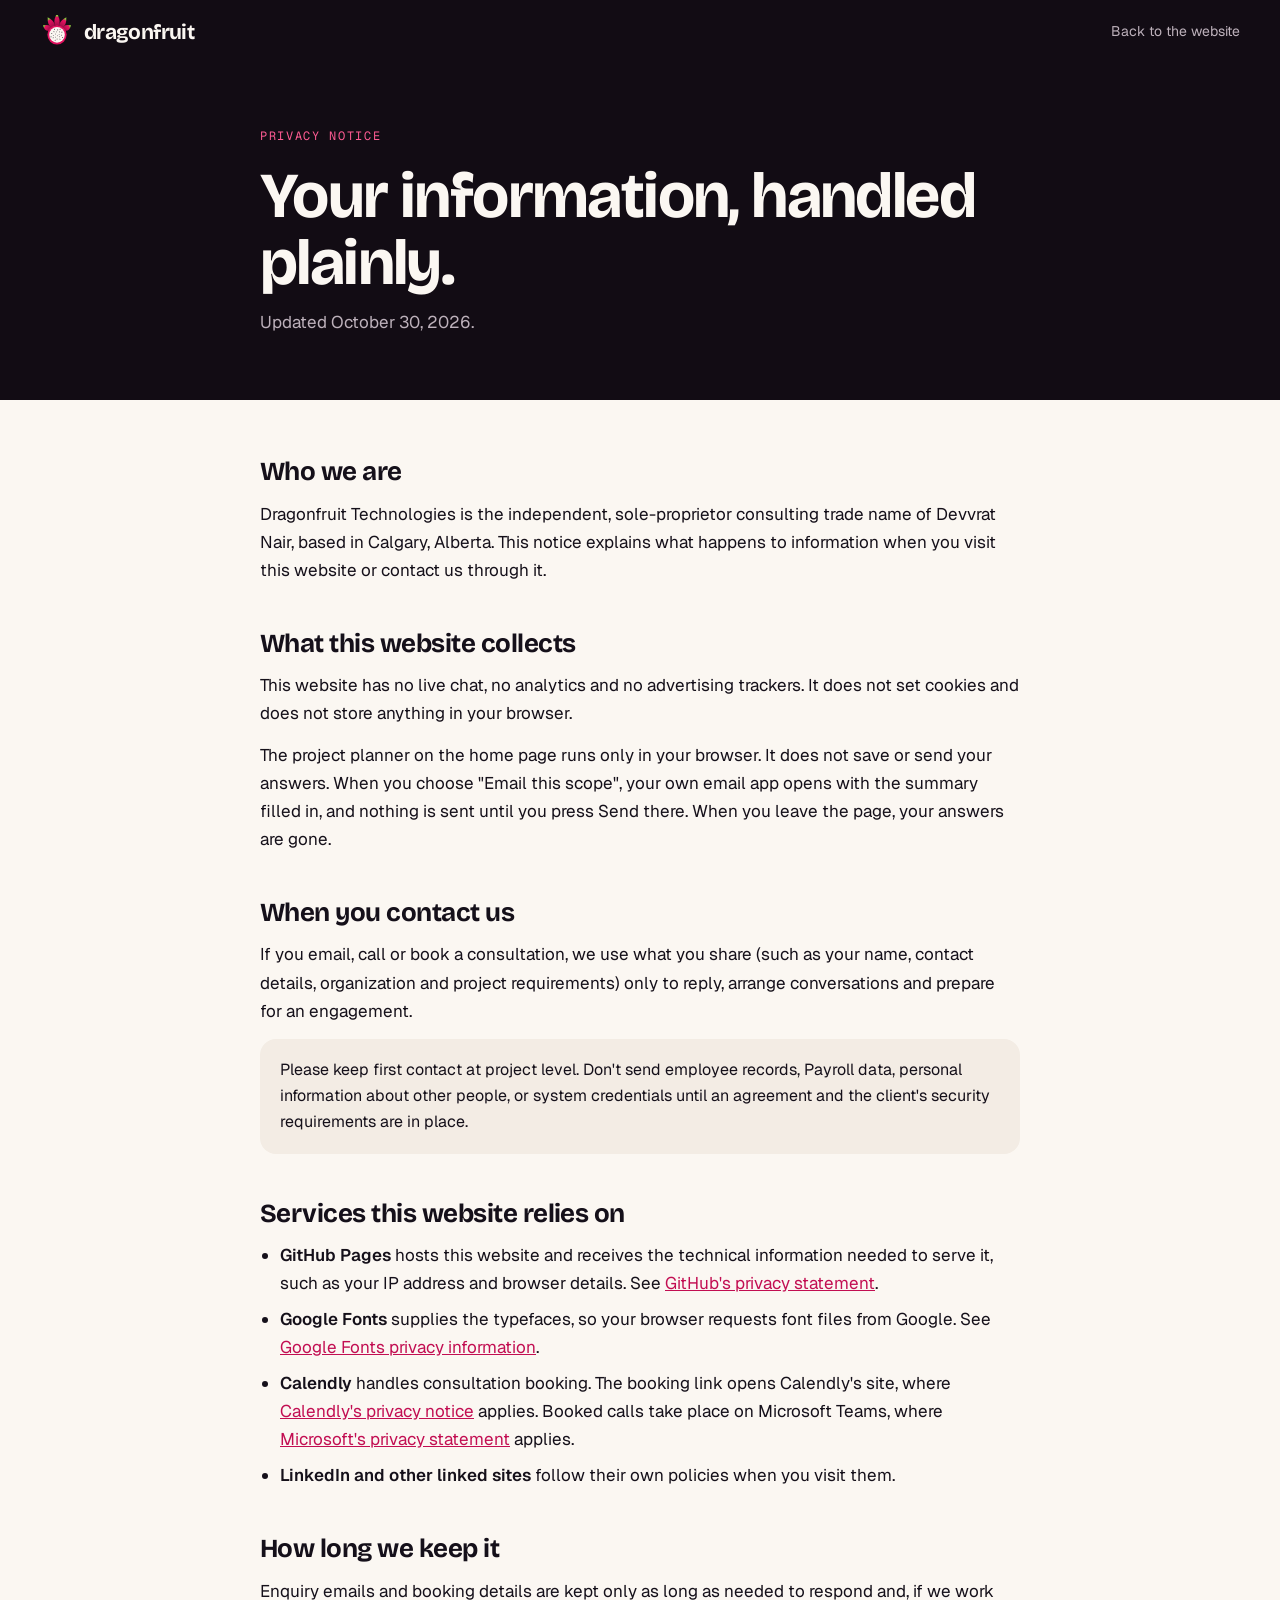
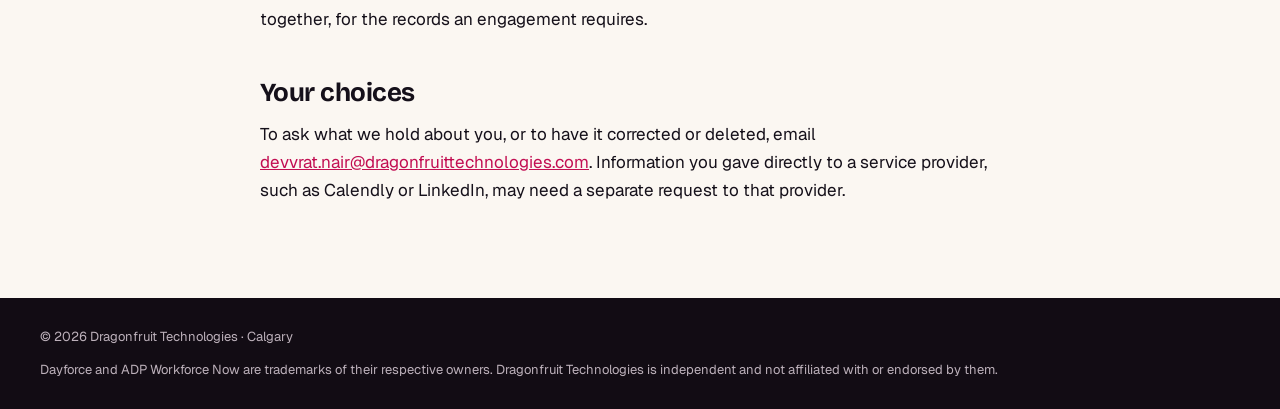
<file: privacy.html>
<!doctype html>
<html lang="en-CA">
<head>
<meta charset="utf-8">
<meta name="viewport" content="width=device-width, initial-scale=1, viewport-fit=cover">
<title>Privacy | Dragonfruit Technologies</title>
<meta name="description" content="How Dragonfruit Technologies handles information shared through this website.">
<meta name="robots" content="index,follow">
<link rel="canonical" href="https://www.dragonfruittechnologies.com/privacy.html">
<link rel="icon" type="image/svg+xml" href="brand/dragonfruit-favicon.svg">
<link rel="apple-touch-icon" href="brand/dragonfruit-icon-512.png">
<meta name="theme-color" content="#120C14">
<link rel="preconnect" href="https://fonts.googleapis.com">
<link rel="preconnect" href="https://fonts.gstatic.com" crossorigin>
<link rel="stylesheet" href="https://fonts.googleapis.com/css2?family=Bricolage+Grotesque:opsz,wght@12..96,400..800&family=Geist:wght@400;500;600&family=Geist+Mono:wght@400;500&display=swap">
<style>
  :root{--night:#120C14;--night-line:rgba(251,247,242,.12);--pitaya:#E0115F;--pitaya-ink:#C20E52;--pitaya-glow:#FF5C93;--flesh:#FBF7F2;--flesh-line:#E4D9CF;--seed:#15101A;--muted:#5E5360;--muted-night:#BDB1BB;
    --display:"Bricolage Grotesque",ui-sans-serif,system-ui,-apple-system,"Segoe UI",sans-serif;--body:"Geist",ui-sans-serif,system-ui,-apple-system,"Segoe UI",Roboto,sans-serif;--mono:"Geist Mono",ui-monospace,Menlo,Consolas,monospace;color-scheme:light}
  *{box-sizing:border-box}
  body{margin:0;background:var(--flesh);color:var(--seed);font-family:var(--body);font-size:17px;line-height:1.65;-webkit-font-smoothing:antialiased}
  a{color:var(--pitaya-ink)}
  :focus-visible{outline:2px solid var(--pitaya);outline-offset:3px;border-radius:2px}
  .band{padding-left:max(16px,env(safe-area-inset-left,0px));padding-right:max(16px,env(safe-area-inset-right,0px))}
  .wrap{max-width:760px;margin:0 auto}
  header{background:var(--night);color:var(--flesh)}
  header .wrap{max-width:1200px;display:flex;align-items:center;justify-content:space-between;gap:16px;height:64px}
  .brand{display:flex;align-items:center;gap:10px;text-decoration:none;color:var(--flesh)}
  .brand img{width:34px;height:34px}
  .brand b{font-family:var(--display);font-size:21px;font-weight:700;letter-spacing:-.03em}
  .back{color:var(--muted-night);text-decoration:none;font-size:14px}
  .back:hover{color:var(--flesh)}
  .hero{background:var(--night);color:var(--flesh);padding-block:56px 64px}
  .label{font-family:var(--mono);font-size:12px;letter-spacing:.14em;text-transform:uppercase;color:var(--pitaya-glow)}
  h1{font-family:var(--display);font-weight:700;letter-spacing:-.025em;line-height:1.05;font-size:clamp(40px,6vw,64px);margin:14px 0 12px}
  .hero p{color:var(--muted-night);margin:0}
  main{padding-block:56px 80px}
  h2{font-family:var(--display);font-weight:700;letter-spacing:-.02em;font-size:26px;line-height:1.2;margin:44px 0 12px}
  h2:first-child{margin-top:0}
  p{margin:0 0 14px}
  ul{margin:0 0 14px;padding-left:20px}
  li{margin-bottom:8px}
  li b{font-weight:600}
  .note{padding:18px 20px;border-radius:16px;background:#F3ECE4;font-size:16px}
  footer{background:var(--night);color:var(--muted-night);font-size:13px}
  footer .wrap{max-width:1200px;padding-block:28px;display:flex;flex-wrap:wrap;gap:12px 28px;justify-content:space-between}
  footer a{color:var(--muted-night)}
</style>
</head>
<body>
<header class="band">
  <div class="wrap">
    <a class="brand" href="/" aria-label="Dragonfruit Technologies, home"><img src="brand/dragonfruit-mark-simple.svg" alt="" width="34" height="34"><b>dragonfruit</b></a>
    <a class="back" href="/">Back to the website</a>
  </div>
</header>

<section class="hero band">
  <div class="wrap">
    <span class="label">Privacy notice</span>
    <h1>Your information, handled plainly.</h1>
    <p>Updated October 30, 2026.</p>
  </div>
</section>

<main class="band">
  <div class="wrap">
    <h2>Who we are</h2>
    <p>Dragonfruit Technologies is the independent, sole-proprietor consulting trade name of Devvrat Nair, based in Calgary, Alberta. This notice explains what happens to information when you visit this website or contact us through it.</p>

    <h2>What this website collects</h2>
    <p>This website has no live chat, no analytics and no advertising trackers. It does not set cookies and does not store anything in your browser.</p>
    <p>The project planner on the home page runs only in your browser. It does not save or send your answers. When you choose "Email this scope", your own email app opens with the summary filled in, and nothing is sent until you press Send there. When you leave the page, your answers are gone.</p>

    <h2>When you contact us</h2>
    <p>If you email, call or book a consultation, we use what you share (such as your name, contact details, organization and project requirements) only to reply, arrange conversations and prepare for an engagement.</p>
    <p class="note">Please keep first contact at project level. Don't send employee records, Payroll data, personal information about other people, or system credentials until an agreement and the client's security requirements are in place.</p>

    <h2>Services this website relies on</h2>
    <ul>
      <li><b>GitHub Pages</b> hosts this website and receives the technical information needed to serve it, such as your IP address and browser details. See <a href="https://docs.github.com/en/site-policy/privacy-policies/github-general-privacy-statement" target="_blank" rel="noopener">GitHub's privacy statement</a>.</li>
      <li><b>Google Fonts</b> supplies the typefaces, so your browser requests font files from Google. See <a href="https://developers.google.com/fonts/faq/privacy" target="_blank" rel="noopener">Google Fonts privacy information</a>.</li>
      <li><b>Calendly</b> handles consultation booking. The booking link opens Calendly's site, where <a href="https://calendly.com/legal/privacy-notice" target="_blank" rel="noopener">Calendly's privacy notice</a> applies. Booked calls take place on Microsoft Teams, where <a href="https://privacy.microsoft.com/en-ca/privacystatement" target="_blank" rel="noopener">Microsoft's privacy statement</a> applies.</li>
      <li><b>LinkedIn and other linked sites</b> follow their own policies when you visit them.</li>
    </ul>

    <h2>How long we keep it</h2>
    <p>Enquiry emails and booking details are kept only as long as needed to respond and, if we work together, for the records an engagement requires.</p>

    <h2>Your choices</h2>
    <p>To ask what we hold about you, or to have it corrected or deleted, email <a href="mailto:devvrat.nair@dragonfruittechnologies.com">devvrat.nair@dragonfruittechnologies.com</a>. Information you gave directly to a service provider, such as Calendly or LinkedIn, may need a separate request to that provider.</p>
  </div>
</main>

<footer class="band">
  <div class="wrap">
    <span>© 2026 Dragonfruit Technologies · Calgary</span>
    <span>Dayforce and ADP Workforce Now are trademarks of their respective owners. Dragonfruit Technologies is independent and not affiliated with or endorsed by them.</span>
  </div>
</footer>
</body>
</html>
</file>
